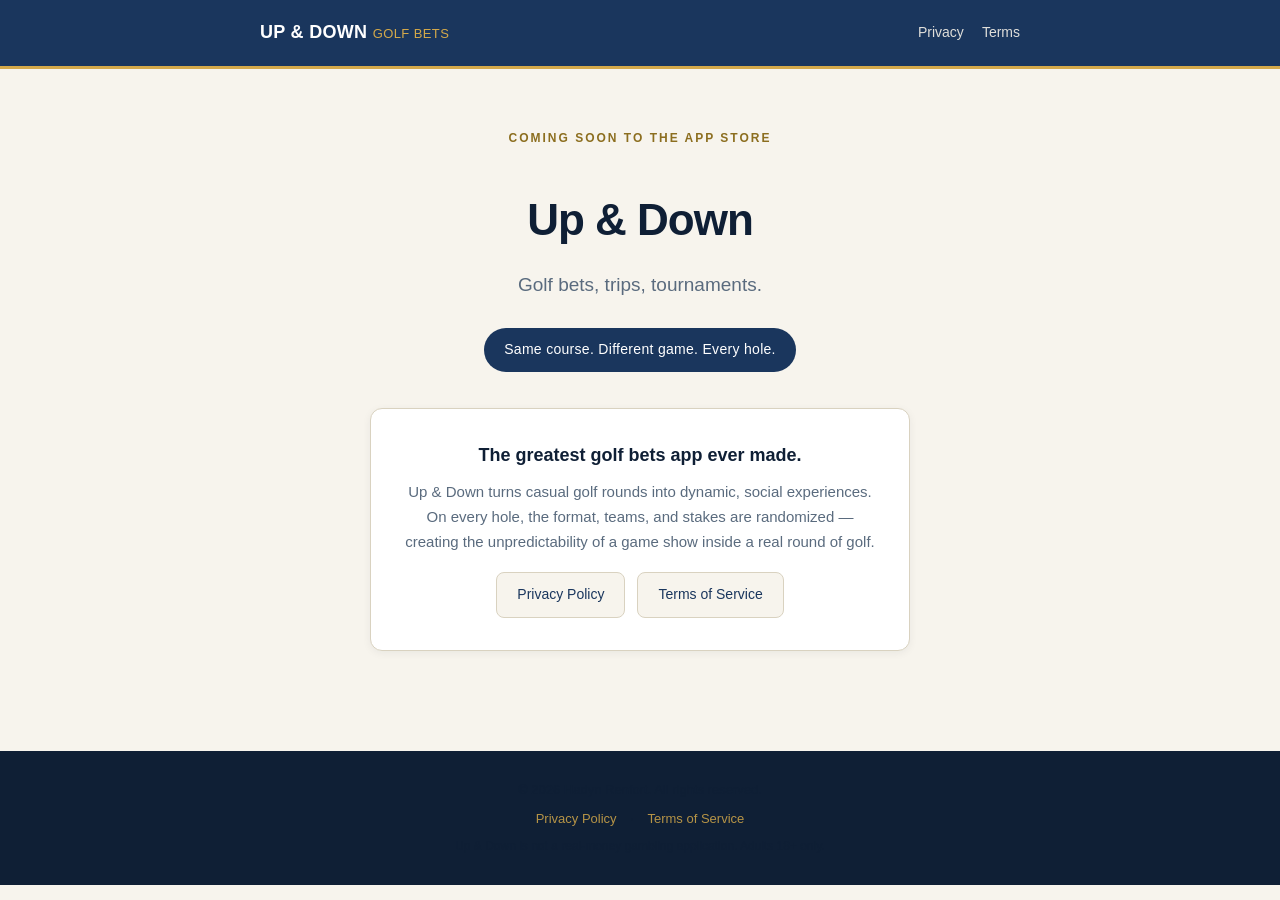
<file: index.html>
<!DOCTYPE html>
<html lang="en">
<head>
  <meta charset="UTF-8" />
  <meta name="viewport" content="width=device-width, initial-scale=1.0" />
  <meta name="description" content="Up & Down: Golf Bets — the golf scoring app where games, teams, and stakes are randomized every hole." />
  <meta name="theme-color" content="#1A365D" />
  <title>Up &amp; Down: Golf Bets</title>
  <link rel="stylesheet" href="/style.css" />
</head>
<body>

  <header class="site-header">
    <div class="site-header-inner">
      <a href="/" class="brand">UP &amp; DOWN <span class="brand-tag">Golf Bets</span></a>
      <nav class="site-nav">
        <a href="/privacy">Privacy</a>
        <a href="/terms">Terms</a>
      </nav>
    </div>
  </header>

  <section class="hero">
    <div class="hero-eyebrow">Coming soon to the App Store</div>
    <h1 class="hero-title">Up &amp; Down</h1>
    <p class="hero-subtitle">Golf bets, trips, tournaments.</p>
    <div class="hero-tagline">Same course. Different game. Every hole.</div>

    <div class="coming-soon-card">
      <h2>The greatest golf bets app ever made.</h2>
      <p>
        Up &amp; Down turns casual golf rounds into dynamic, social experiences.
        On every hole, the format, teams, and stakes are randomized — creating
        the unpredictability of a game show inside a real round of golf.
      </p>
      <div class="legal-links">
        <a href="/privacy">Privacy Policy</a>
        <a href="/terms">Terms of Service</a>
      </div>
    </div>
  </section>

  <footer class="site-footer">
    <div class="site-footer-inner">
      <p>&copy; 2026 Hadyn Renfort. All rights reserved.</p>
      <p>
        <a href="/privacy">Privacy Policy</a>
        &middot;
        <a href="/terms">Terms of Service</a>
      </p>
      <p>Up &amp; Down is not a real-money gambling application. Adults 18+ only.</p>
    </div>
  </footer>

</body>
</html>
</file>
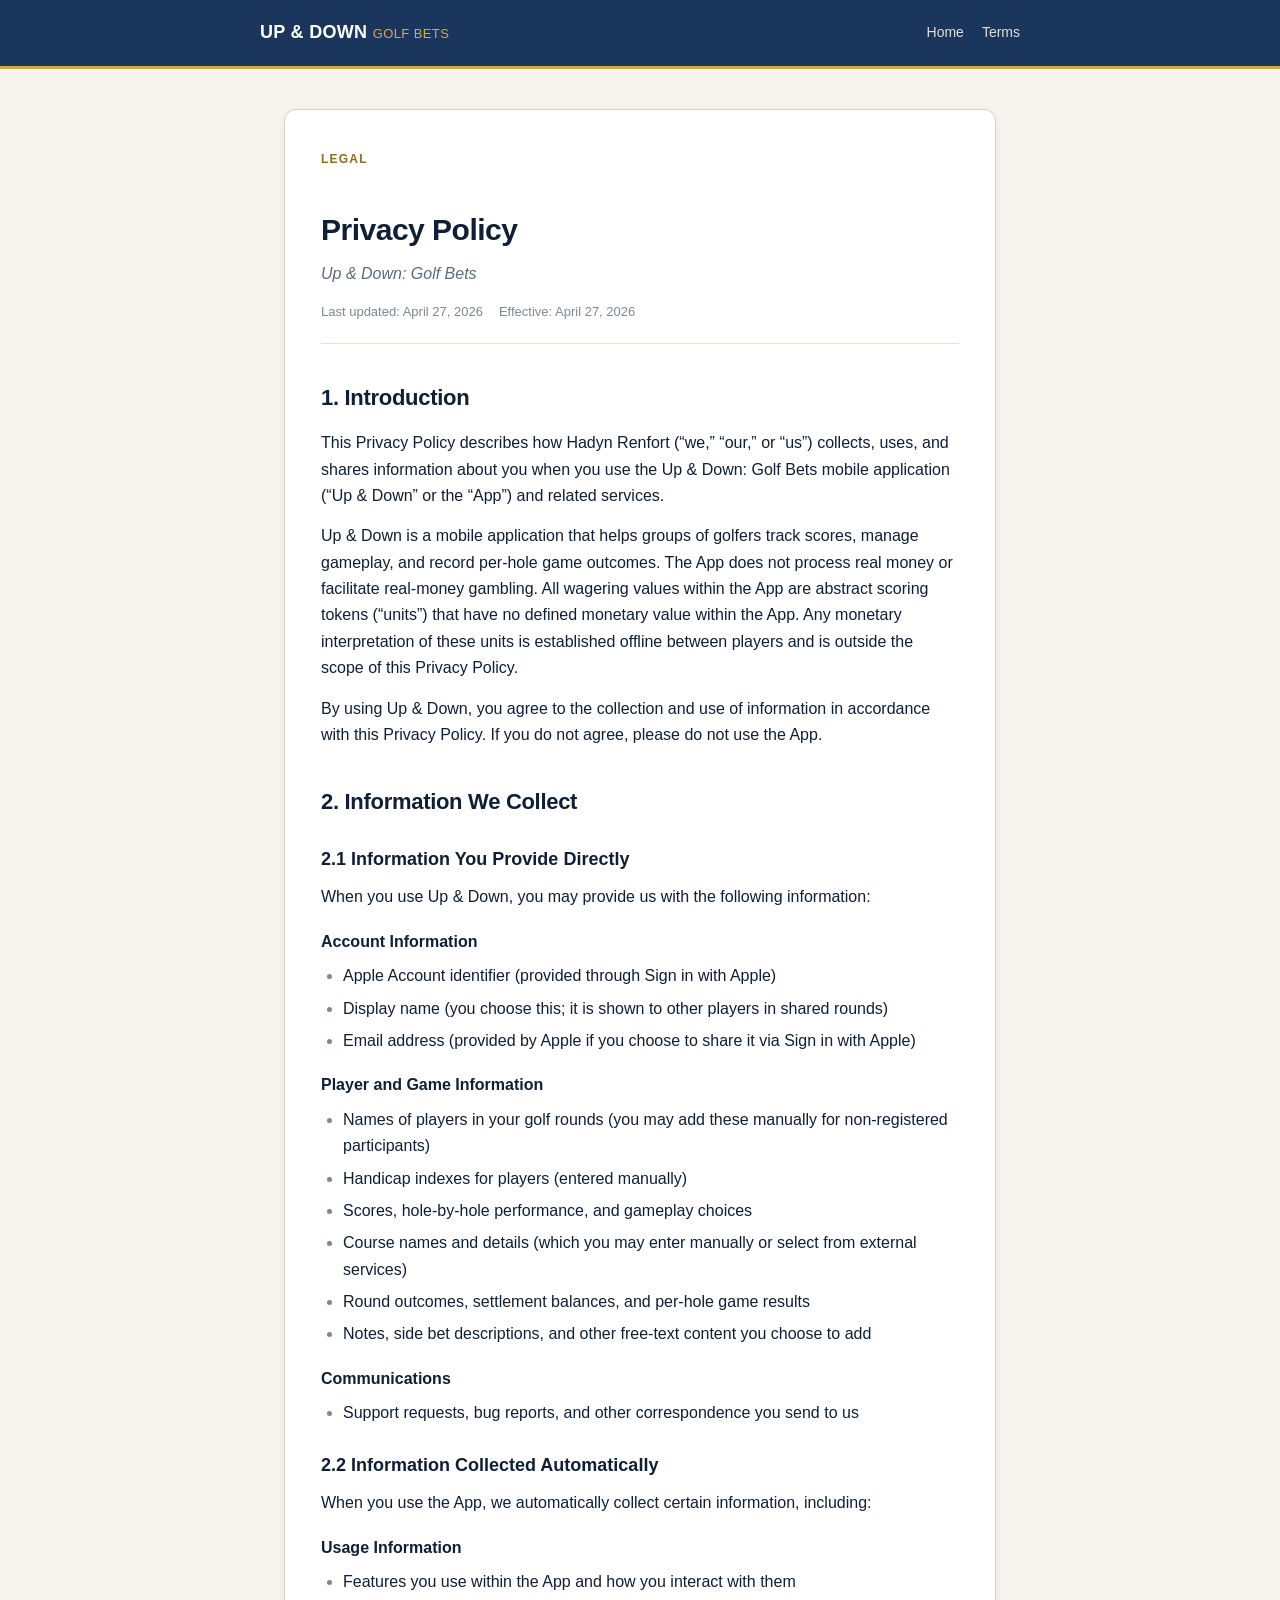
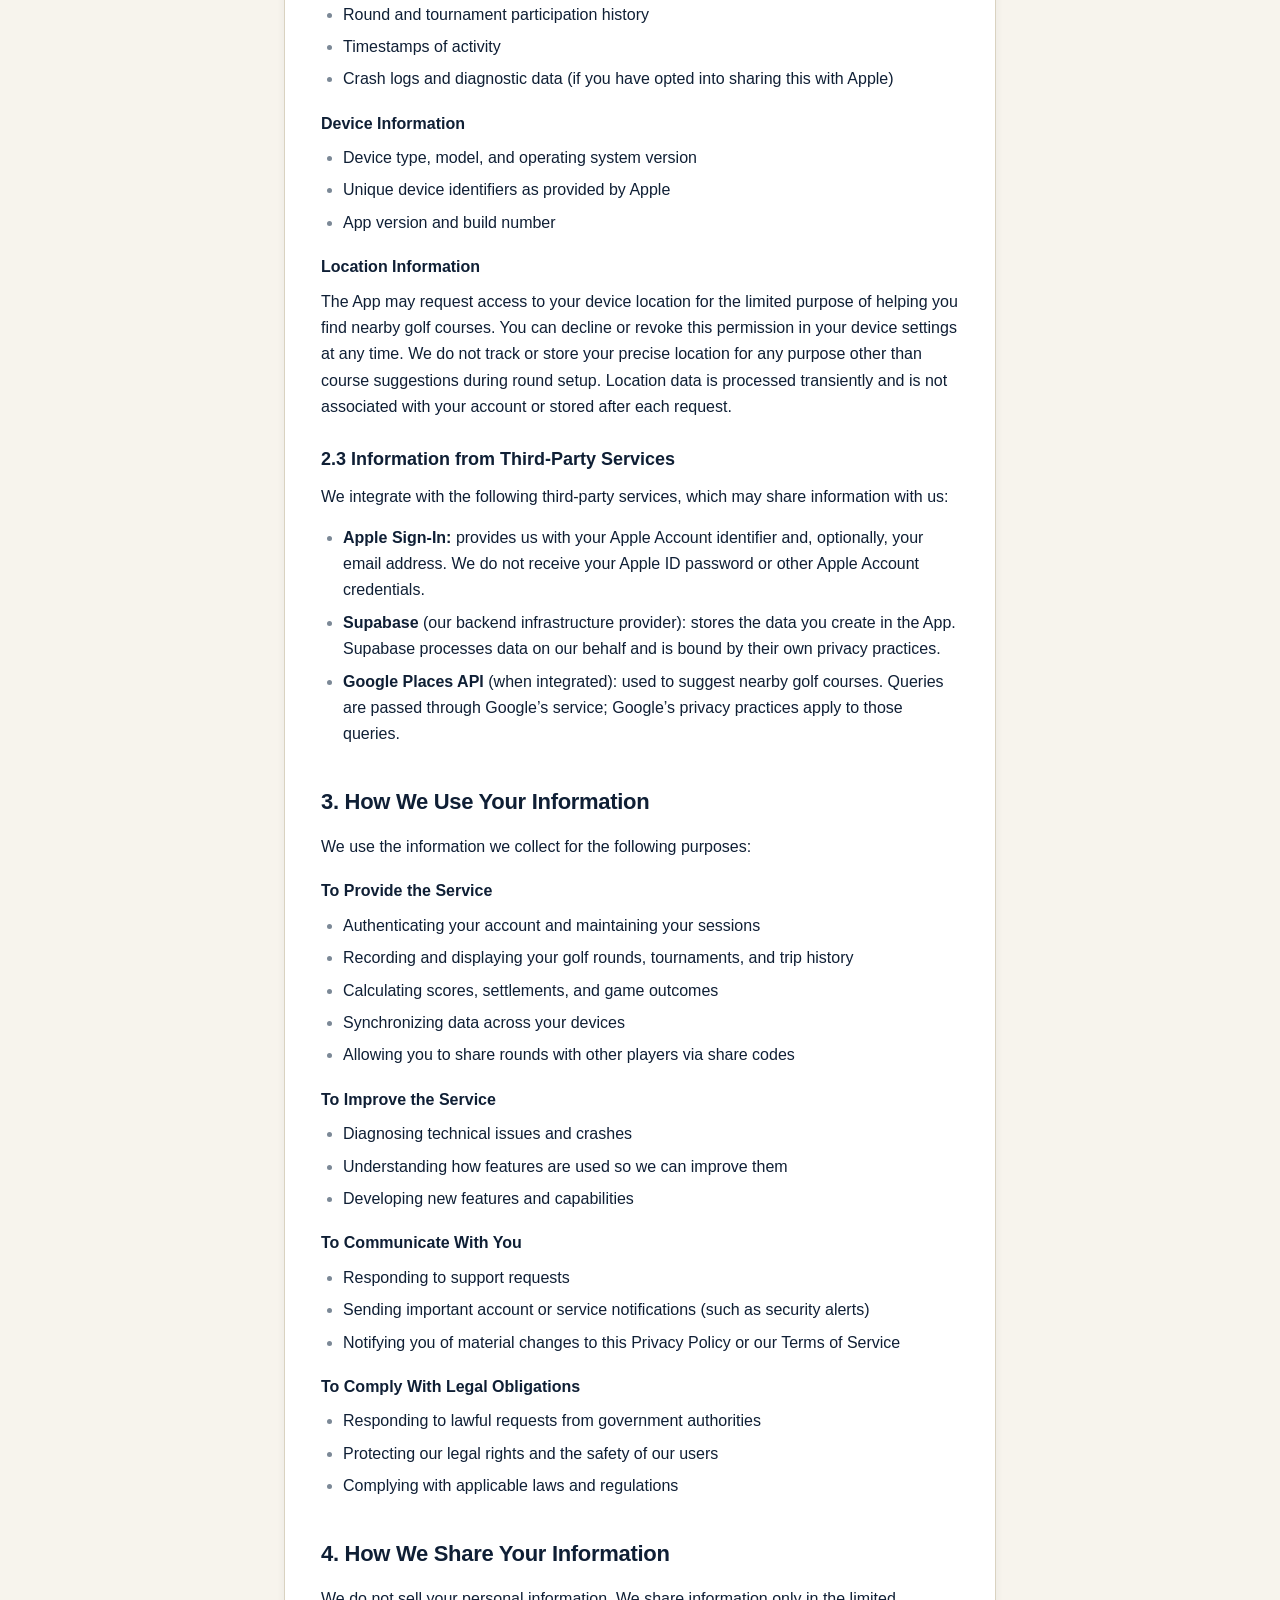
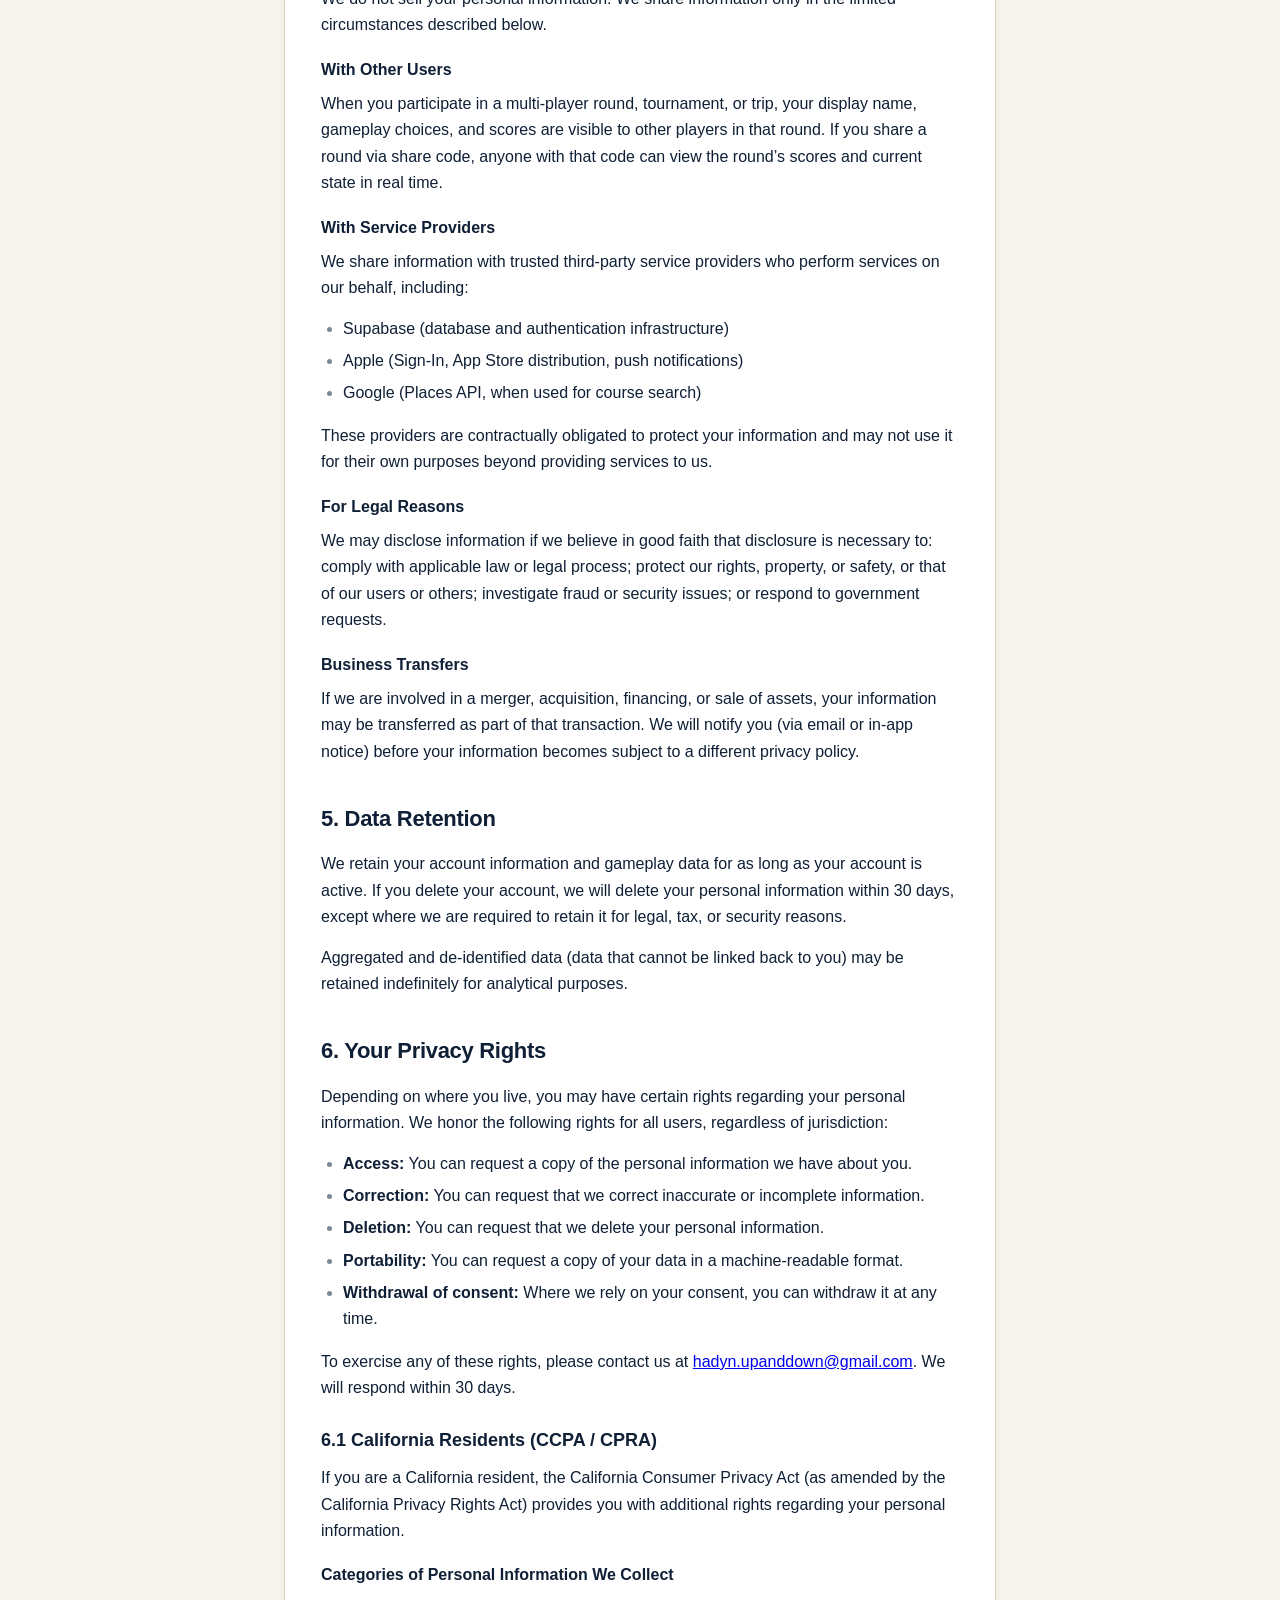
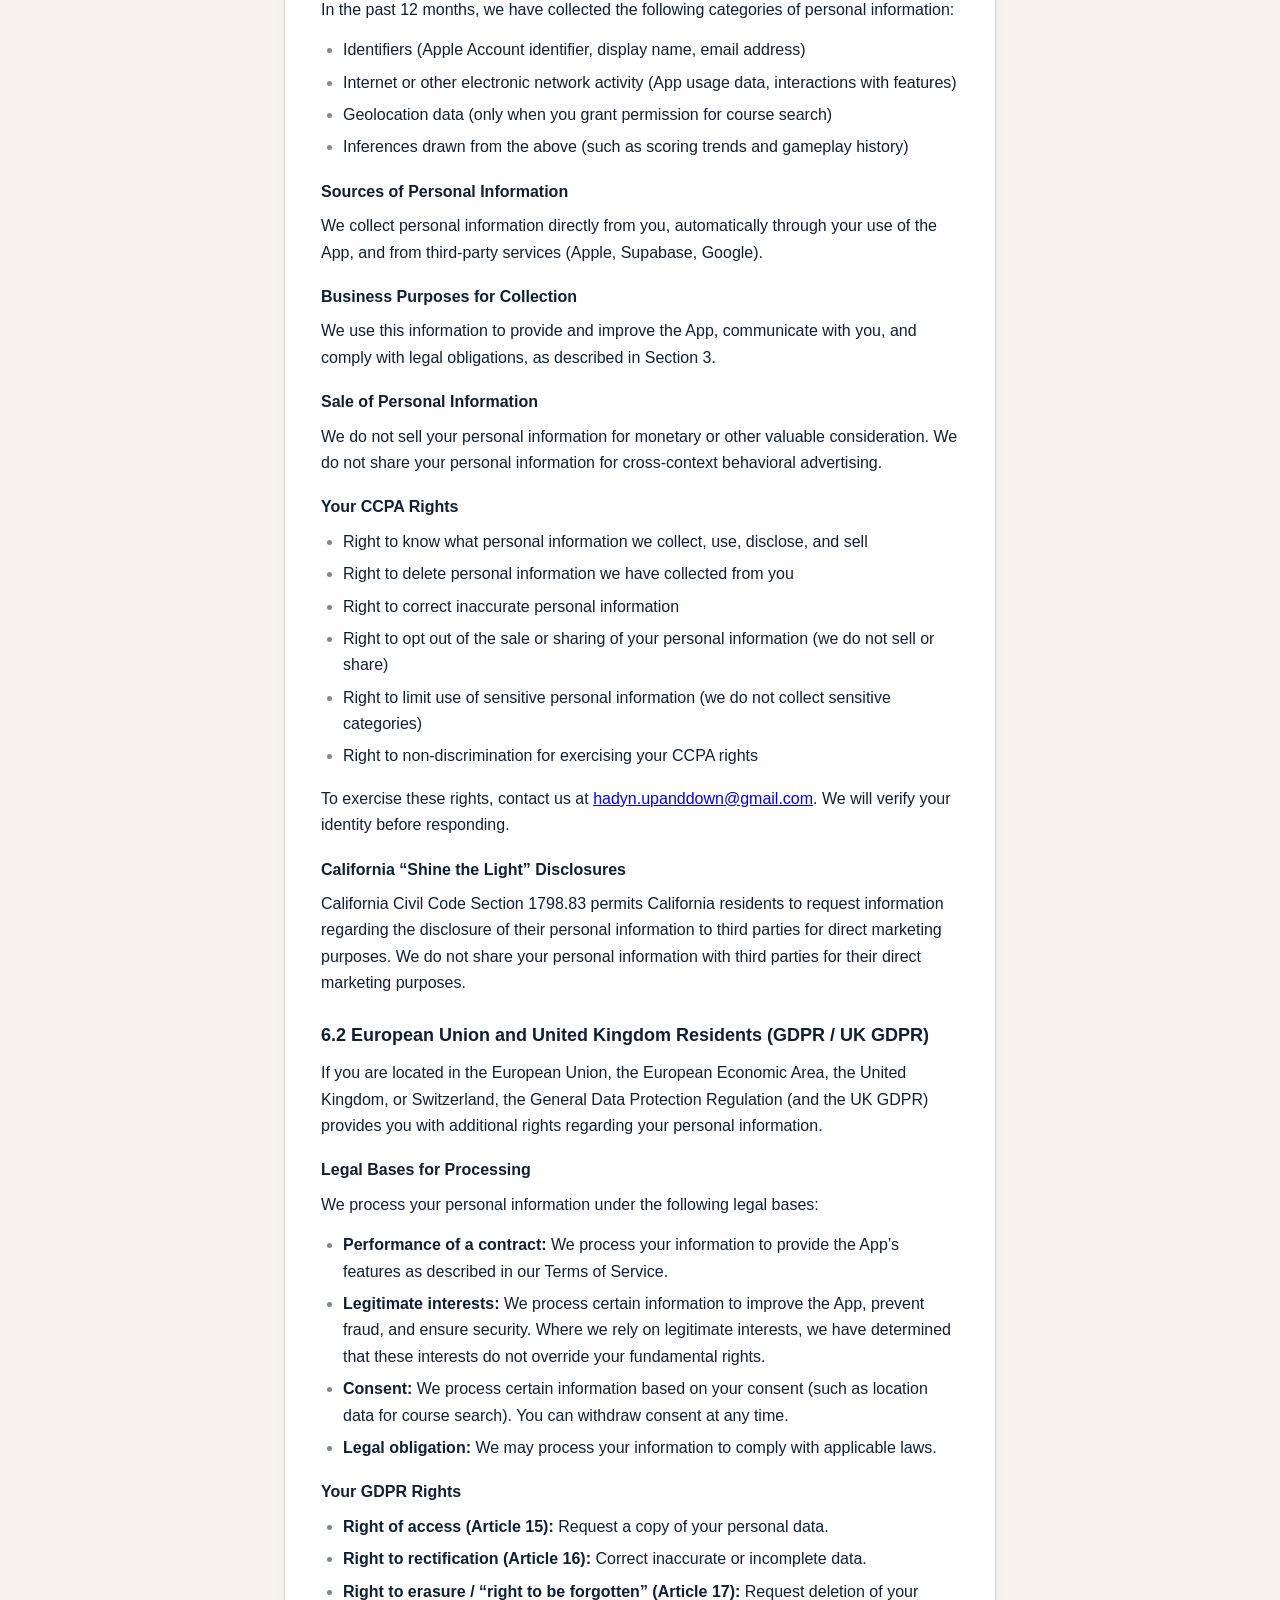
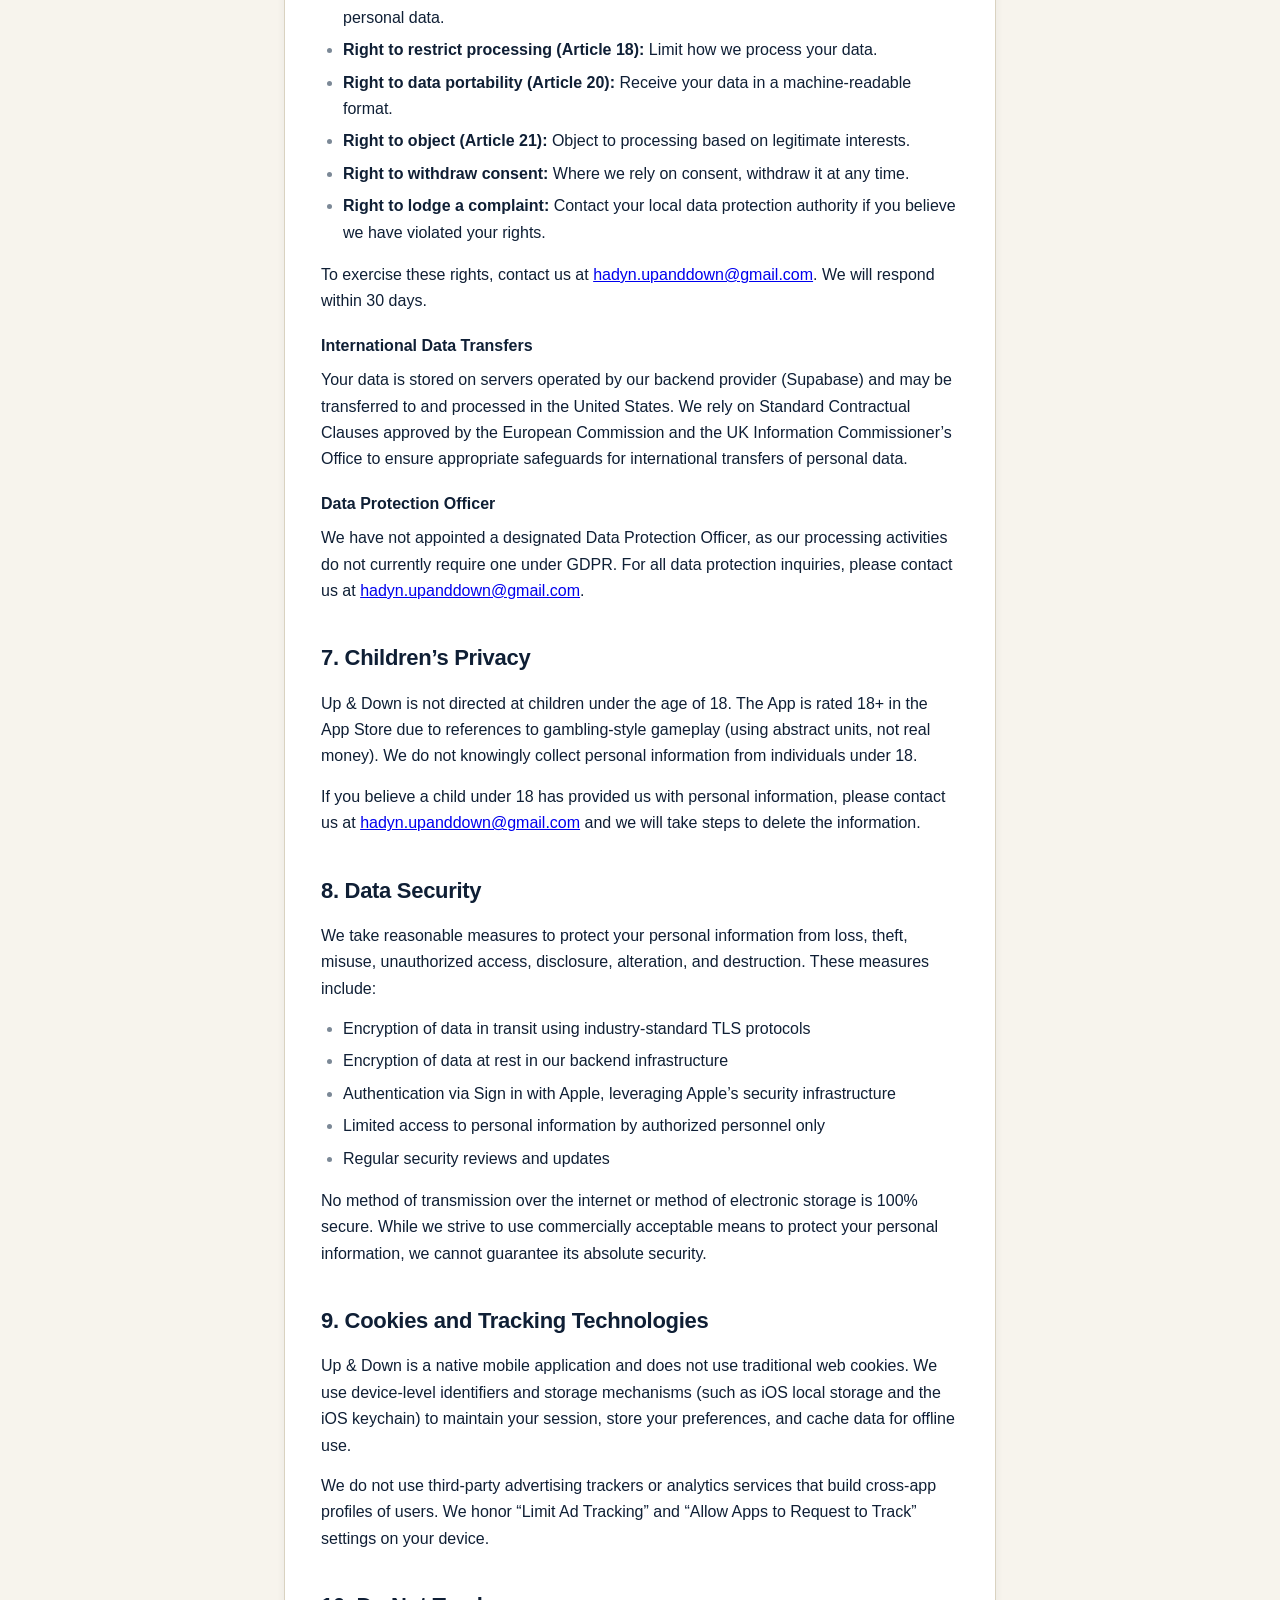
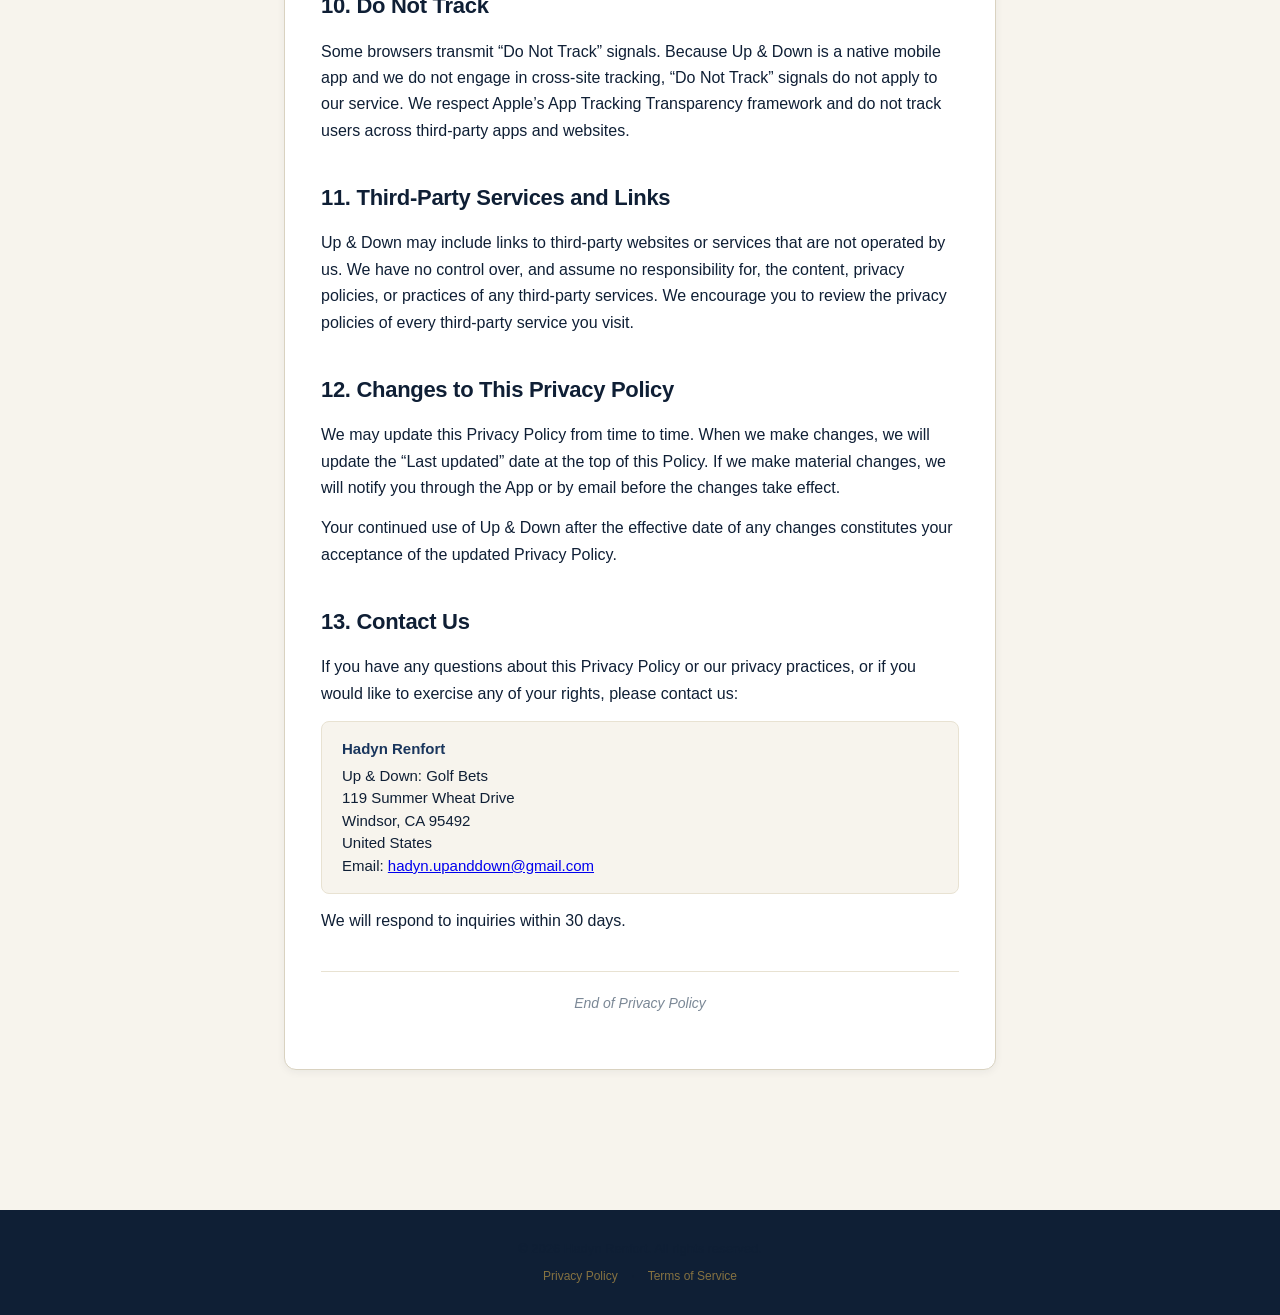
<file: privacy/index.html>
<!DOCTYPE html>
<html lang="en">
<head>
  <meta charset="UTF-8" />
  <meta name="viewport" content="width=device-width, initial-scale=1.0" />
  <meta name="description" content="Privacy Policy for Up & Down: Golf Bets — how we collect, use, and protect your personal information." />
  <meta name="theme-color" content="#1A365D" />
  <title>Privacy Policy &mdash; Up &amp; Down: Golf Bets</title>
  <link rel="stylesheet" href="/style.css" />
</head>
<body>

  <header class="site-header">
    <div class="site-header-inner">
      <a href="/" class="brand">UP &amp; DOWN <span class="brand-tag">Golf Bets</span></a>
      <nav class="site-nav">
        <a href="/">Home</a>
        <a href="/terms">Terms</a>
      </nav>
    </div>
  </header>

  <main>
    <article class="doc-card">

      <header class="doc-header">
        <div class="doc-eyebrow">Legal</div>
        <h1 class="doc-title">Privacy Policy</h1>
        <p class="doc-subtitle">Up &amp; Down: Golf Bets</p>
        <div class="doc-meta">
          <span>Last updated: April 27, 2026</span>
          <span>Effective: April 27, 2026</span>
        </div>
      </header>

      <h1>1. Introduction</h1>

      <p>
        This Privacy Policy describes how Hadyn Renfort (&ldquo;we,&rdquo;
        &ldquo;our,&rdquo; or &ldquo;us&rdquo;) collects, uses, and shares
        information about you when you use the Up &amp; Down: Golf Bets
        mobile application (&ldquo;Up &amp; Down&rdquo; or the &ldquo;App&rdquo;)
        and related services.
      </p>

      <p>
        Up &amp; Down is a mobile application that helps groups of golfers
        track scores, manage gameplay, and record per-hole game outcomes.
        The App does not process real money or facilitate real-money
        gambling. All wagering values within the App are abstract scoring
        tokens (&ldquo;units&rdquo;) that have no defined monetary value
        within the App. Any monetary interpretation of these units is
        established offline between players and is outside the scope of this
        Privacy Policy.
      </p>

      <p>
        By using Up &amp; Down, you agree to the collection and use of
        information in accordance with this Privacy Policy. If you do not
        agree, please do not use the App.
      </p>

      <h1>2. Information We Collect</h1>

      <h2>2.1 Information You Provide Directly</h2>

      <p>
        When you use Up &amp; Down, you may provide us with the following
        information:
      </p>

      <h3>Account Information</h3>
      <ul>
        <li>Apple Account identifier (provided through Sign in with Apple)</li>
        <li>Display name (you choose this; it is shown to other players in shared rounds)</li>
        <li>Email address (provided by Apple if you choose to share it via Sign in with Apple)</li>
      </ul>

      <h3>Player and Game Information</h3>
      <ul>
        <li>Names of players in your golf rounds (you may add these manually for non-registered participants)</li>
        <li>Handicap indexes for players (entered manually)</li>
        <li>Scores, hole-by-hole performance, and gameplay choices</li>
        <li>Course names and details (which you may enter manually or select from external services)</li>
        <li>Round outcomes, settlement balances, and per-hole game results</li>
        <li>Notes, side bet descriptions, and other free-text content you choose to add</li>
      </ul>

      <h3>Communications</h3>
      <ul>
        <li>Support requests, bug reports, and other correspondence you send to us</li>
      </ul>

      <h2>2.2 Information Collected Automatically</h2>

      <p>
        When you use the App, we automatically collect certain information,
        including:
      </p>

      <h3>Usage Information</h3>
      <ul>
        <li>Features you use within the App and how you interact with them</li>
        <li>Round and tournament participation history</li>
        <li>Timestamps of activity</li>
        <li>Crash logs and diagnostic data (if you have opted into sharing this with Apple)</li>
      </ul>

      <h3>Device Information</h3>
      <ul>
        <li>Device type, model, and operating system version</li>
        <li>Unique device identifiers as provided by Apple</li>
        <li>App version and build number</li>
      </ul>

      <h3>Location Information</h3>
      <p>
        The App may request access to your device location for the limited
        purpose of helping you find nearby golf courses. You can decline or
        revoke this permission in your device settings at any time. We do not
        track or store your precise location for any purpose other than
        course suggestions during round setup. Location data is processed
        transiently and is not associated with your account or stored after
        each request.
      </p>

      <h2>2.3 Information from Third-Party Services</h2>

      <p>
        We integrate with the following third-party services, which may share
        information with us:
      </p>

      <ul>
        <li><strong>Apple Sign-In:</strong> provides us with your Apple Account identifier and, optionally, your email address. We do not receive your Apple ID password or other Apple Account credentials.</li>
        <li><strong>Supabase</strong> (our backend infrastructure provider): stores the data you create in the App. Supabase processes data on our behalf and is bound by their own privacy practices.</li>
        <li><strong>Google Places API</strong> (when integrated): used to suggest nearby golf courses. Queries are passed through Google&rsquo;s service; Google&rsquo;s privacy practices apply to those queries.</li>
      </ul>

      <h1>3. How We Use Your Information</h1>

      <p>We use the information we collect for the following purposes:</p>

      <h3>To Provide the Service</h3>
      <ul>
        <li>Authenticating your account and maintaining your sessions</li>
        <li>Recording and displaying your golf rounds, tournaments, and trip history</li>
        <li>Calculating scores, settlements, and game outcomes</li>
        <li>Synchronizing data across your devices</li>
        <li>Allowing you to share rounds with other players via share codes</li>
      </ul>

      <h3>To Improve the Service</h3>
      <ul>
        <li>Diagnosing technical issues and crashes</li>
        <li>Understanding how features are used so we can improve them</li>
        <li>Developing new features and capabilities</li>
      </ul>

      <h3>To Communicate With You</h3>
      <ul>
        <li>Responding to support requests</li>
        <li>Sending important account or service notifications (such as security alerts)</li>
        <li>Notifying you of material changes to this Privacy Policy or our Terms of Service</li>
      </ul>

      <h3>To Comply With Legal Obligations</h3>
      <ul>
        <li>Responding to lawful requests from government authorities</li>
        <li>Protecting our legal rights and the safety of our users</li>
        <li>Complying with applicable laws and regulations</li>
      </ul>

      <h1>4. How We Share Your Information</h1>

      <p>
        We do not sell your personal information. We share information only
        in the limited circumstances described below.
      </p>

      <h3>With Other Users</h3>
      <p>
        When you participate in a multi-player round, tournament, or trip,
        your display name, gameplay choices, and scores are visible to other
        players in that round. If you share a round via share code, anyone
        with that code can view the round&rsquo;s scores and current state in
        real time.
      </p>

      <h3>With Service Providers</h3>
      <p>
        We share information with trusted third-party service providers who
        perform services on our behalf, including:
      </p>
      <ul>
        <li>Supabase (database and authentication infrastructure)</li>
        <li>Apple (Sign-In, App Store distribution, push notifications)</li>
        <li>Google (Places API, when used for course search)</li>
      </ul>
      <p>
        These providers are contractually obligated to protect your
        information and may not use it for their own purposes beyond
        providing services to us.
      </p>

      <h3>For Legal Reasons</h3>
      <p>
        We may disclose information if we believe in good faith that
        disclosure is necessary to: comply with applicable law or legal
        process; protect our rights, property, or safety, or that of our
        users or others; investigate fraud or security issues; or respond to
        government requests.
      </p>

      <h3>Business Transfers</h3>
      <p>
        If we are involved in a merger, acquisition, financing, or sale of
        assets, your information may be transferred as part of that
        transaction. We will notify you (via email or in-app notice) before
        your information becomes subject to a different privacy policy.
      </p>

      <h1>5. Data Retention</h1>

      <p>
        We retain your account information and gameplay data for as long as
        your account is active. If you delete your account, we will delete
        your personal information within 30 days, except where we are
        required to retain it for legal, tax, or security reasons.
      </p>

      <p>
        Aggregated and de-identified data (data that cannot be linked back to
        you) may be retained indefinitely for analytical purposes.
      </p>

      <h1>6. Your Privacy Rights</h1>

      <p>
        Depending on where you live, you may have certain rights regarding
        your personal information. We honor the following rights for all
        users, regardless of jurisdiction:
      </p>

      <ul>
        <li><strong>Access:</strong> You can request a copy of the personal information we have about you.</li>
        <li><strong>Correction:</strong> You can request that we correct inaccurate or incomplete information.</li>
        <li><strong>Deletion:</strong> You can request that we delete your personal information.</li>
        <li><strong>Portability:</strong> You can request a copy of your data in a machine-readable format.</li>
        <li><strong>Withdrawal of consent:</strong> Where we rely on your consent, you can withdraw it at any time.</li>
      </ul>

      <p>
        To exercise any of these rights, please contact us at
        <a href="mailto:hadyn.upanddown@gmail.com">hadyn.upanddown@gmail.com</a>.
        We will respond within 30 days.
      </p>

      <h2>6.1 California Residents (CCPA / CPRA)</h2>

      <p>
        If you are a California resident, the California Consumer Privacy
        Act (as amended by the California Privacy Rights Act) provides you
        with additional rights regarding your personal information.
      </p>

      <h3>Categories of Personal Information We Collect</h3>
      <p>
        In the past 12 months, we have collected the following categories of
        personal information:
      </p>
      <ul>
        <li>Identifiers (Apple Account identifier, display name, email address)</li>
        <li>Internet or other electronic network activity (App usage data, interactions with features)</li>
        <li>Geolocation data (only when you grant permission for course search)</li>
        <li>Inferences drawn from the above (such as scoring trends and gameplay history)</li>
      </ul>

      <h3>Sources of Personal Information</h3>
      <p>
        We collect personal information directly from you, automatically
        through your use of the App, and from third-party services (Apple,
        Supabase, Google).
      </p>

      <h3>Business Purposes for Collection</h3>
      <p>
        We use this information to provide and improve the App, communicate
        with you, and comply with legal obligations, as described in
        Section 3.
      </p>

      <h3>Sale of Personal Information</h3>
      <p>
        We do not sell your personal information for monetary or other
        valuable consideration. We do not share your personal information
        for cross-context behavioral advertising.
      </p>

      <h3>Your CCPA Rights</h3>
      <ul>
        <li>Right to know what personal information we collect, use, disclose, and sell</li>
        <li>Right to delete personal information we have collected from you</li>
        <li>Right to correct inaccurate personal information</li>
        <li>Right to opt out of the sale or sharing of your personal information (we do not sell or share)</li>
        <li>Right to limit use of sensitive personal information (we do not collect sensitive categories)</li>
        <li>Right to non-discrimination for exercising your CCPA rights</li>
      </ul>
      <p>
        To exercise these rights, contact us at
        <a href="mailto:hadyn.upanddown@gmail.com">hadyn.upanddown@gmail.com</a>.
        We will verify your identity before responding.
      </p>

      <h3>California &ldquo;Shine the Light&rdquo; Disclosures</h3>
      <p>
        California Civil Code Section 1798.83 permits California residents to
        request information regarding the disclosure of their personal
        information to third parties for direct marketing purposes. We do
        not share your personal information with third parties for their
        direct marketing purposes.
      </p>

      <h2>6.2 European Union and United Kingdom Residents (GDPR / UK GDPR)</h2>

      <p>
        If you are located in the European Union, the European Economic
        Area, the United Kingdom, or Switzerland, the General Data Protection
        Regulation (and the UK GDPR) provides you with additional rights
        regarding your personal information.
      </p>

      <h3>Legal Bases for Processing</h3>
      <p>We process your personal information under the following legal bases:</p>
      <ul>
        <li><strong>Performance of a contract:</strong> We process your information to provide the App&rsquo;s features as described in our Terms of Service.</li>
        <li><strong>Legitimate interests:</strong> We process certain information to improve the App, prevent fraud, and ensure security. Where we rely on legitimate interests, we have determined that these interests do not override your fundamental rights.</li>
        <li><strong>Consent:</strong> We process certain information based on your consent (such as location data for course search). You can withdraw consent at any time.</li>
        <li><strong>Legal obligation:</strong> We may process your information to comply with applicable laws.</li>
      </ul>

      <h3>Your GDPR Rights</h3>
      <ul>
        <li><strong>Right of access (Article 15):</strong> Request a copy of your personal data.</li>
        <li><strong>Right to rectification (Article 16):</strong> Correct inaccurate or incomplete data.</li>
        <li><strong>Right to erasure / &ldquo;right to be forgotten&rdquo; (Article 17):</strong> Request deletion of your personal data.</li>
        <li><strong>Right to restrict processing (Article 18):</strong> Limit how we process your data.</li>
        <li><strong>Right to data portability (Article 20):</strong> Receive your data in a machine-readable format.</li>
        <li><strong>Right to object (Article 21):</strong> Object to processing based on legitimate interests.</li>
        <li><strong>Right to withdraw consent:</strong> Where we rely on consent, withdraw it at any time.</li>
        <li><strong>Right to lodge a complaint:</strong> Contact your local data protection authority if you believe we have violated your rights.</li>
      </ul>
      <p>
        To exercise these rights, contact us at
        <a href="mailto:hadyn.upanddown@gmail.com">hadyn.upanddown@gmail.com</a>.
        We will respond within 30 days.
      </p>

      <h3>International Data Transfers</h3>
      <p>
        Your data is stored on servers operated by our backend provider
        (Supabase) and may be transferred to and processed in the United
        States. We rely on Standard Contractual Clauses approved by the
        European Commission and the UK Information Commissioner&rsquo;s
        Office to ensure appropriate safeguards for international transfers
        of personal data.
      </p>

      <h3>Data Protection Officer</h3>
      <p>
        We have not appointed a designated Data Protection Officer, as our
        processing activities do not currently require one under GDPR. For
        all data protection inquiries, please contact us at
        <a href="mailto:hadyn.upanddown@gmail.com">hadyn.upanddown@gmail.com</a>.
      </p>

      <h1>7. Children&rsquo;s Privacy</h1>

      <p>
        Up &amp; Down is not directed at children under the age of 18. The
        App is rated 18+ in the App Store due to references to
        gambling-style gameplay (using abstract units, not real money). We
        do not knowingly collect personal information from individuals
        under 18.
      </p>

      <p>
        If you believe a child under 18 has provided us with personal
        information, please contact us at
        <a href="mailto:hadyn.upanddown@gmail.com">hadyn.upanddown@gmail.com</a>
        and we will take steps to delete the information.
      </p>

      <h1>8. Data Security</h1>

      <p>
        We take reasonable measures to protect your personal information from
        loss, theft, misuse, unauthorized access, disclosure, alteration, and
        destruction. These measures include:
      </p>

      <ul>
        <li>Encryption of data in transit using industry-standard TLS protocols</li>
        <li>Encryption of data at rest in our backend infrastructure</li>
        <li>Authentication via Sign in with Apple, leveraging Apple&rsquo;s security infrastructure</li>
        <li>Limited access to personal information by authorized personnel only</li>
        <li>Regular security reviews and updates</li>
      </ul>

      <p>
        No method of transmission over the internet or method of electronic
        storage is 100% secure. While we strive to use commercially
        acceptable means to protect your personal information, we cannot
        guarantee its absolute security.
      </p>

      <h1>9. Cookies and Tracking Technologies</h1>

      <p>
        Up &amp; Down is a native mobile application and does not use
        traditional web cookies. We use device-level identifiers and storage
        mechanisms (such as iOS local storage and the iOS keychain) to
        maintain your session, store your preferences, and cache data for
        offline use.
      </p>

      <p>
        We do not use third-party advertising trackers or analytics services
        that build cross-app profiles of users. We honor &ldquo;Limit Ad
        Tracking&rdquo; and &ldquo;Allow Apps to Request to Track&rdquo;
        settings on your device.
      </p>

      <h1>10. Do Not Track</h1>

      <p>
        Some browsers transmit &ldquo;Do Not Track&rdquo; signals. Because Up
        &amp; Down is a native mobile app and we do not engage in cross-site
        tracking, &ldquo;Do Not Track&rdquo; signals do not apply to our
        service. We respect Apple&rsquo;s App Tracking Transparency framework
        and do not track users across third-party apps and websites.
      </p>

      <h1>11. Third-Party Services and Links</h1>

      <p>
        Up &amp; Down may include links to third-party websites or services
        that are not operated by us. We have no control over, and assume no
        responsibility for, the content, privacy policies, or practices of
        any third-party services. We encourage you to review the privacy
        policies of every third-party service you visit.
      </p>

      <h1>12. Changes to This Privacy Policy</h1>

      <p>
        We may update this Privacy Policy from time to time. When we make
        changes, we will update the &ldquo;Last updated&rdquo; date at the
        top of this Policy. If we make material changes, we will notify you
        through the App or by email before the changes take effect.
      </p>

      <p>
        Your continued use of Up &amp; Down after the effective date of any
        changes constitutes your acceptance of the updated Privacy Policy.
      </p>

      <h1>13. Contact Us</h1>

      <p>
        If you have any questions about this Privacy Policy or our privacy
        practices, or if you would like to exercise any of your rights,
        please contact us:
      </p>

      <div class="address">
        <strong>Hadyn Renfort</strong>
        Up &amp; Down: Golf Bets<br />
        119 Summer Wheat Drive<br />
        Windsor, CA 95492<br />
        United States<br />
        Email: <a href="mailto:hadyn.upanddown@gmail.com">hadyn.upanddown@gmail.com</a>
      </div>

      <p>We will respond to inquiries within 30 days.</p>

      <p class="doc-footer">End of Privacy Policy</p>

    </article>
  </main>

  <footer class="site-footer">
    <div class="site-footer-inner">
      <p>&copy; 2026 Hadyn Renfort. All rights reserved.</p>
      <p>
        <a href="/privacy">Privacy Policy</a>
        &middot;
        <a href="/terms">Terms of Service</a>
      </p>
    </div>
  </footer>

</body>
</html>
</file>
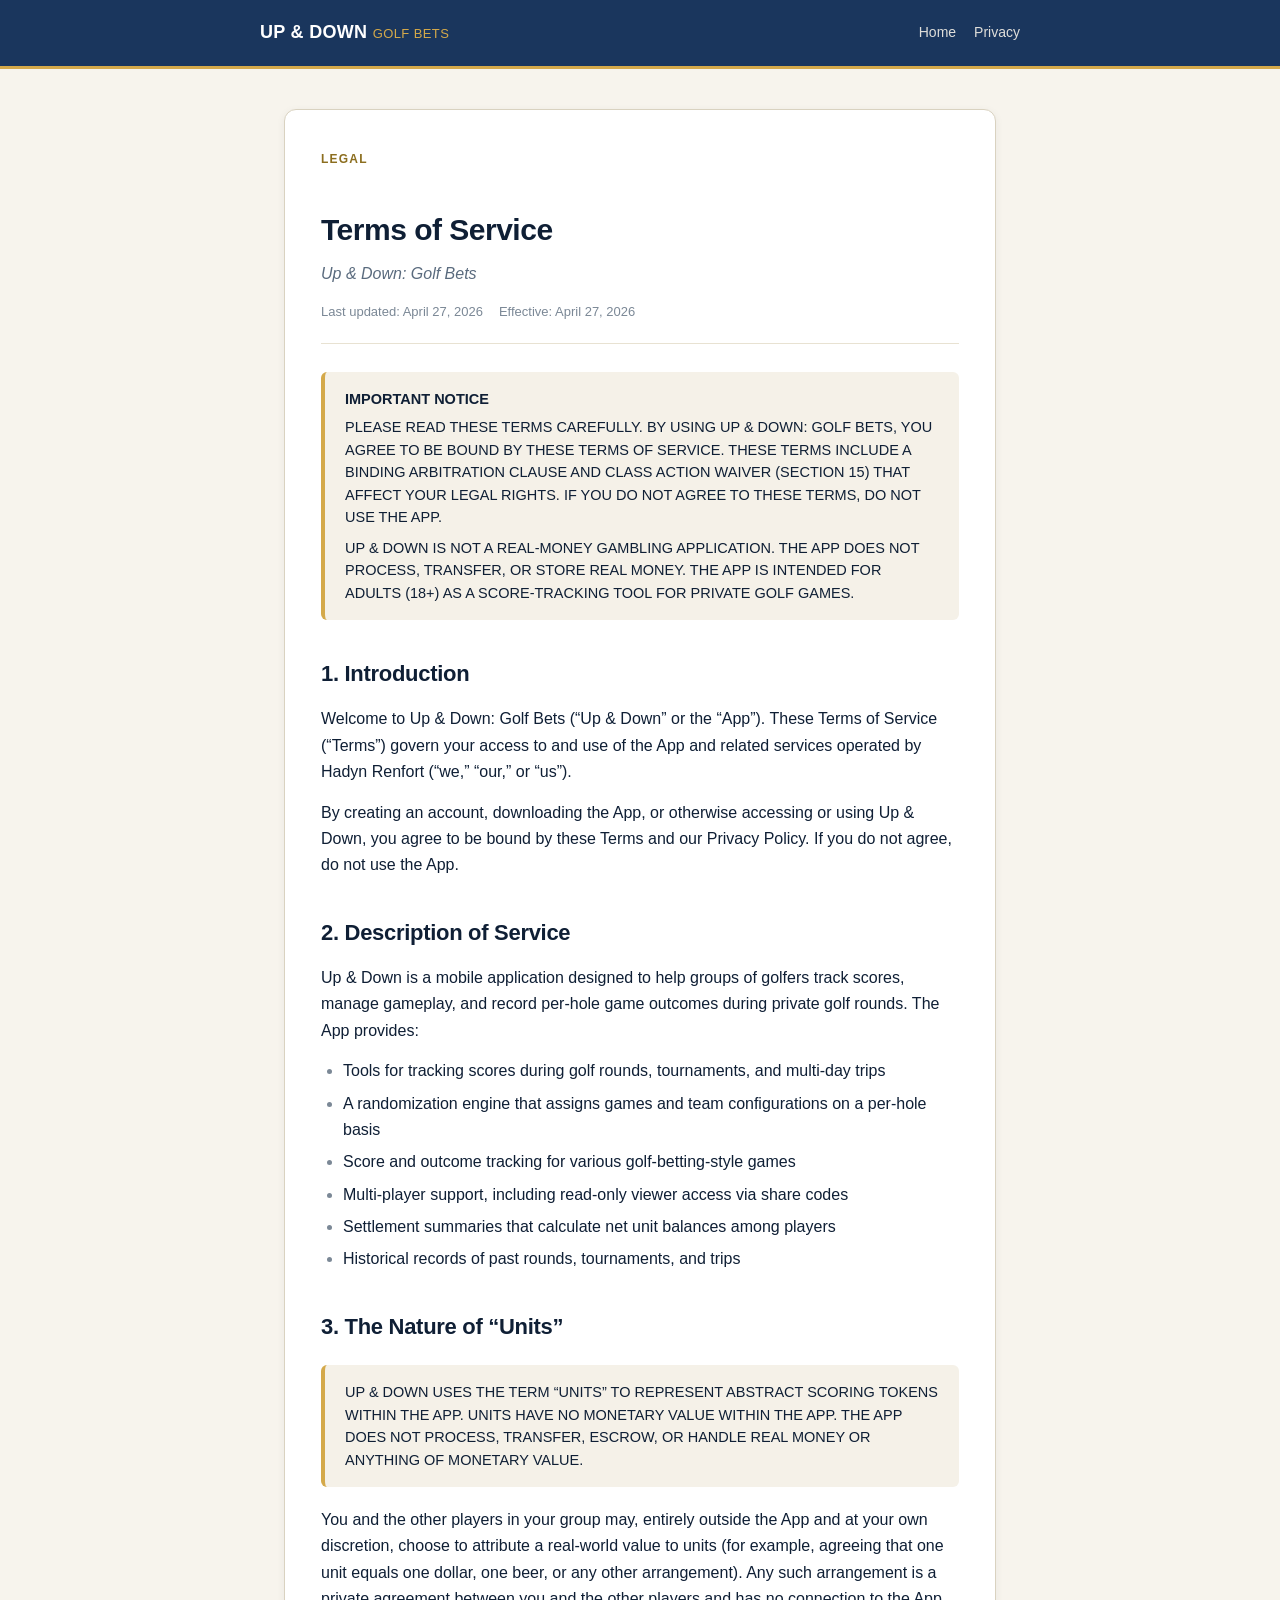
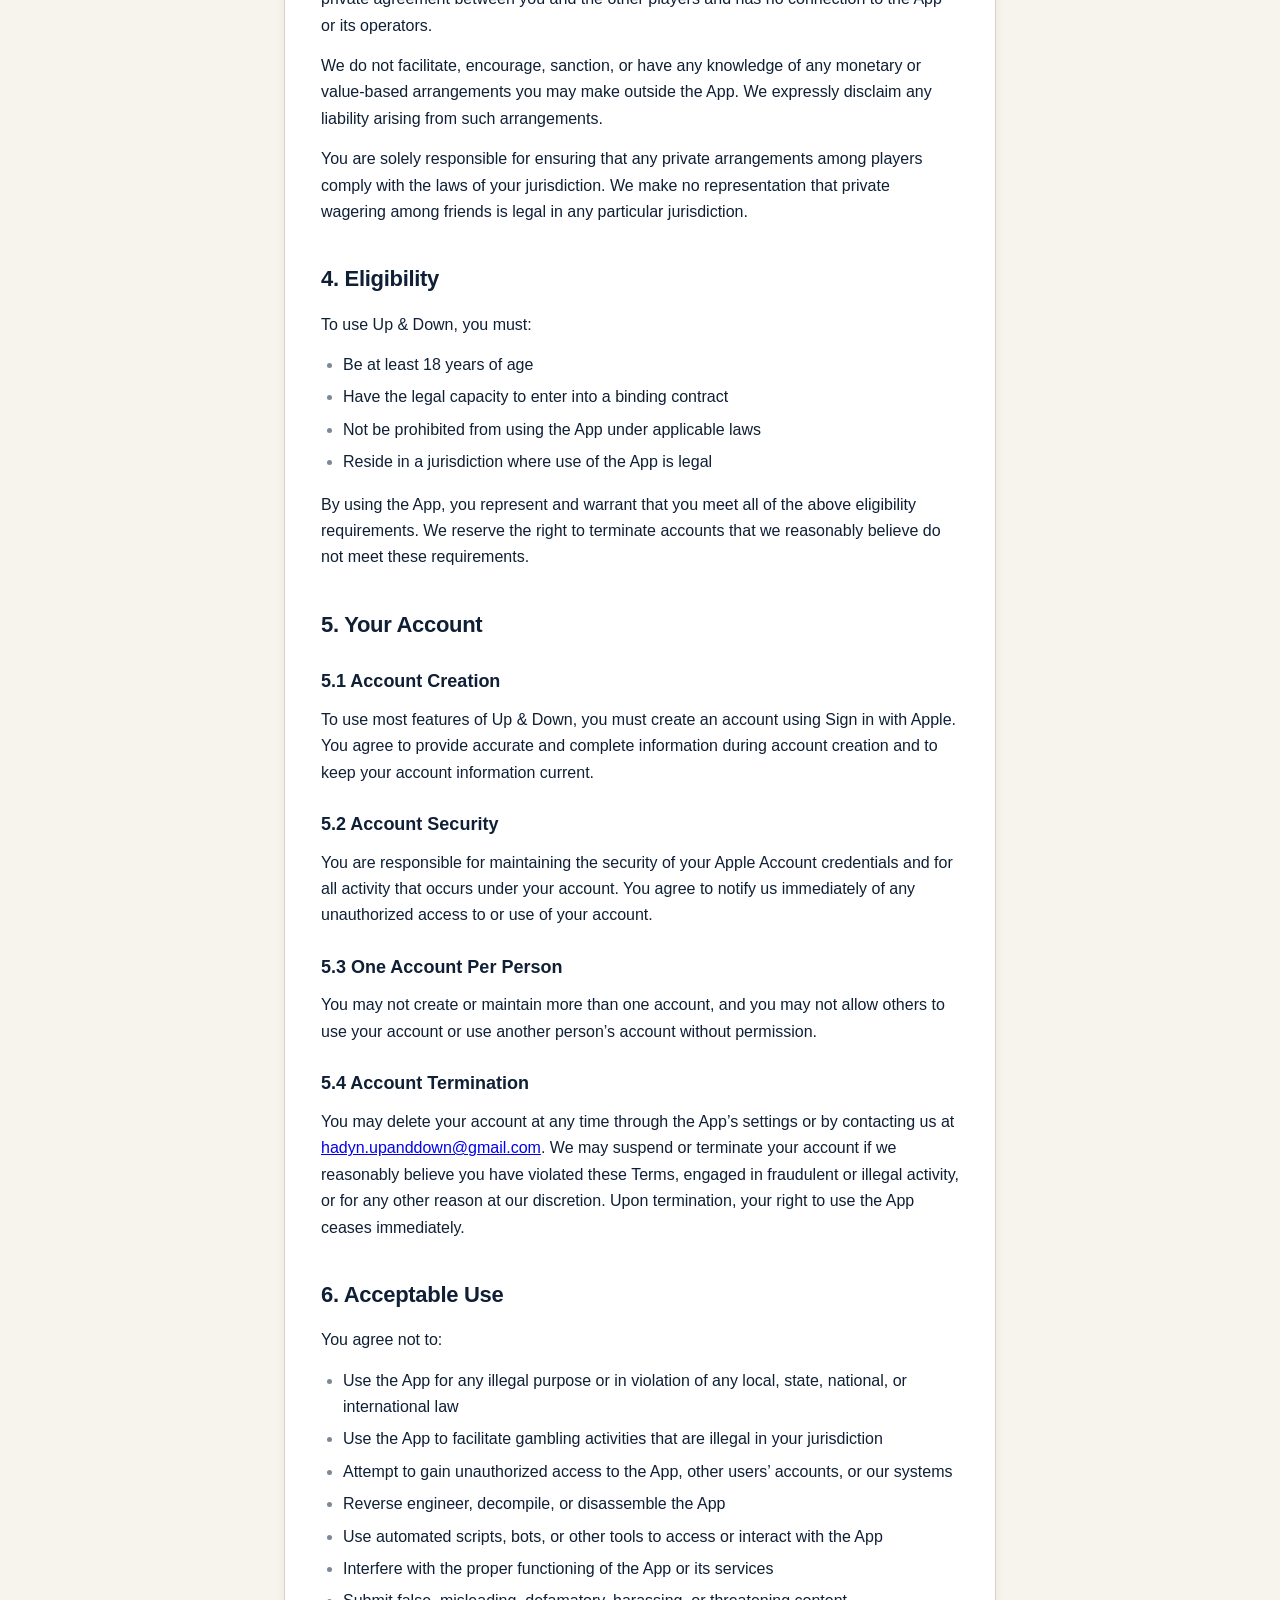
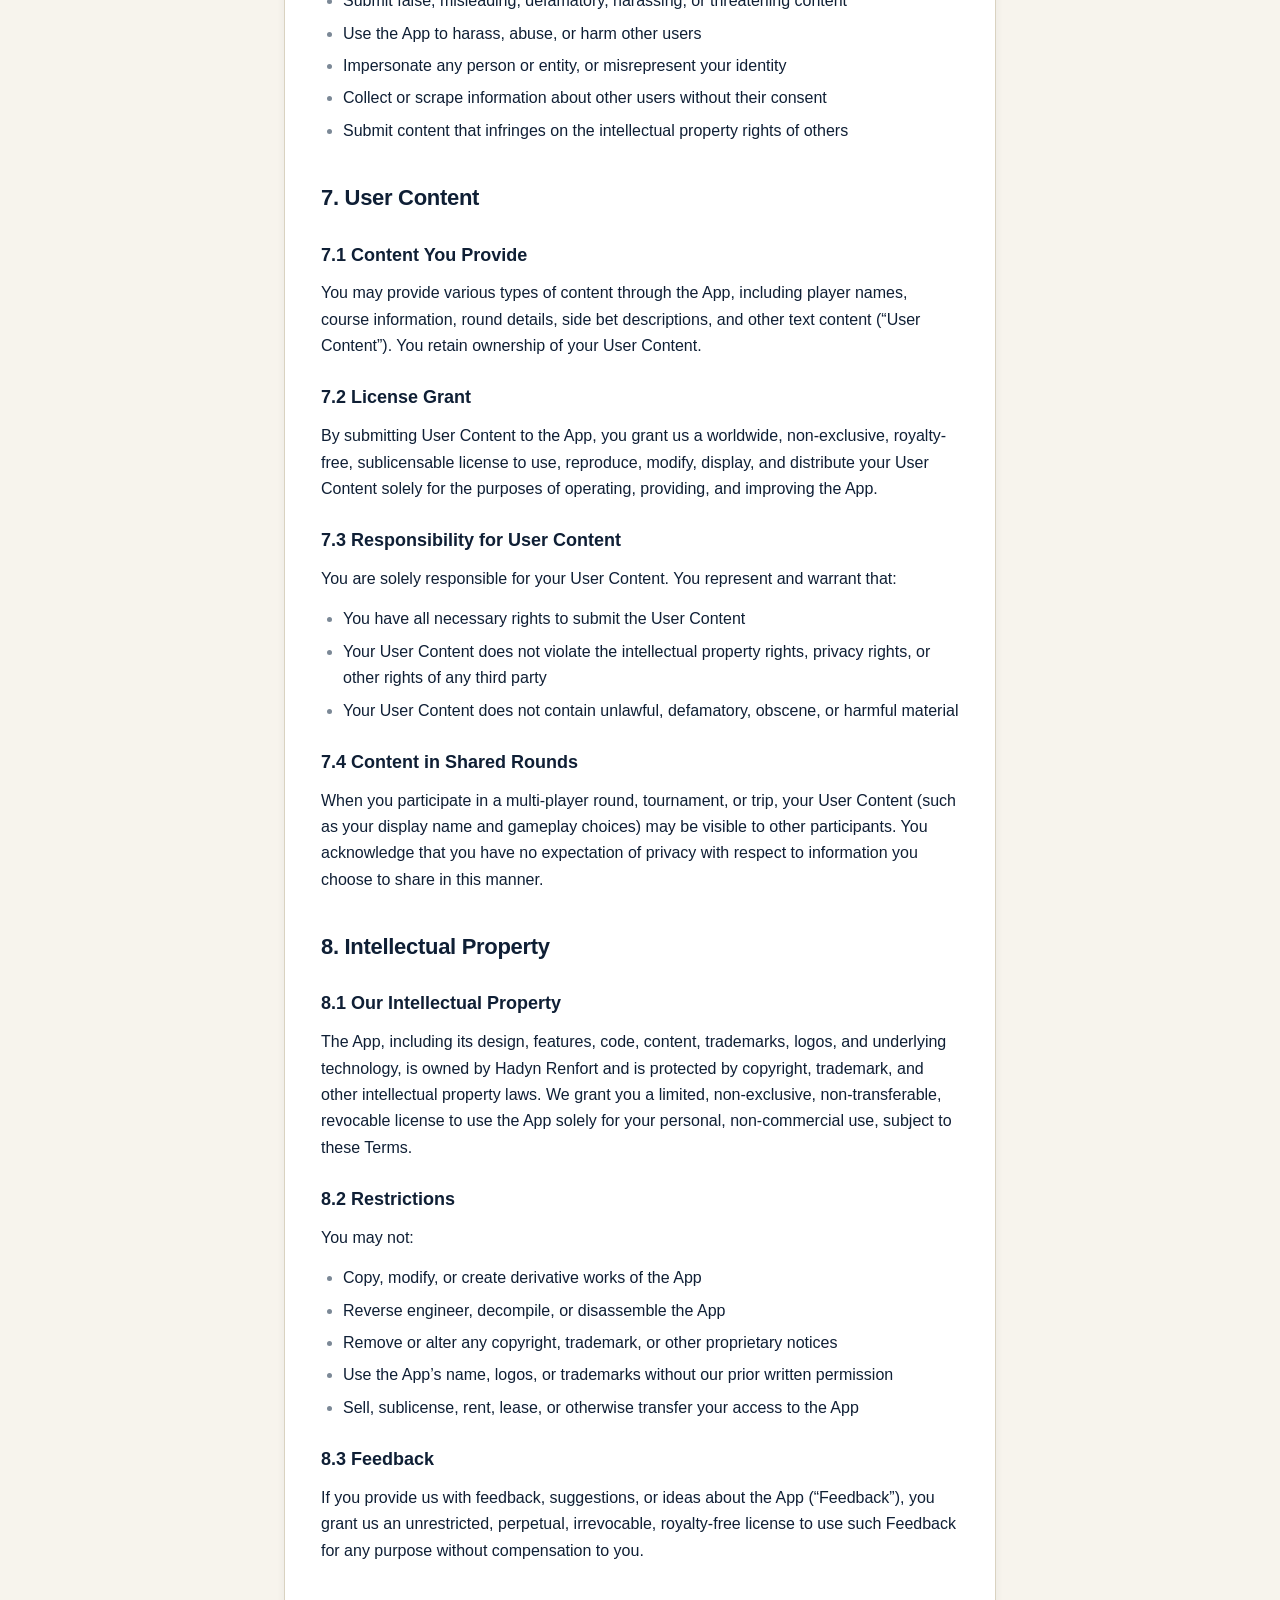
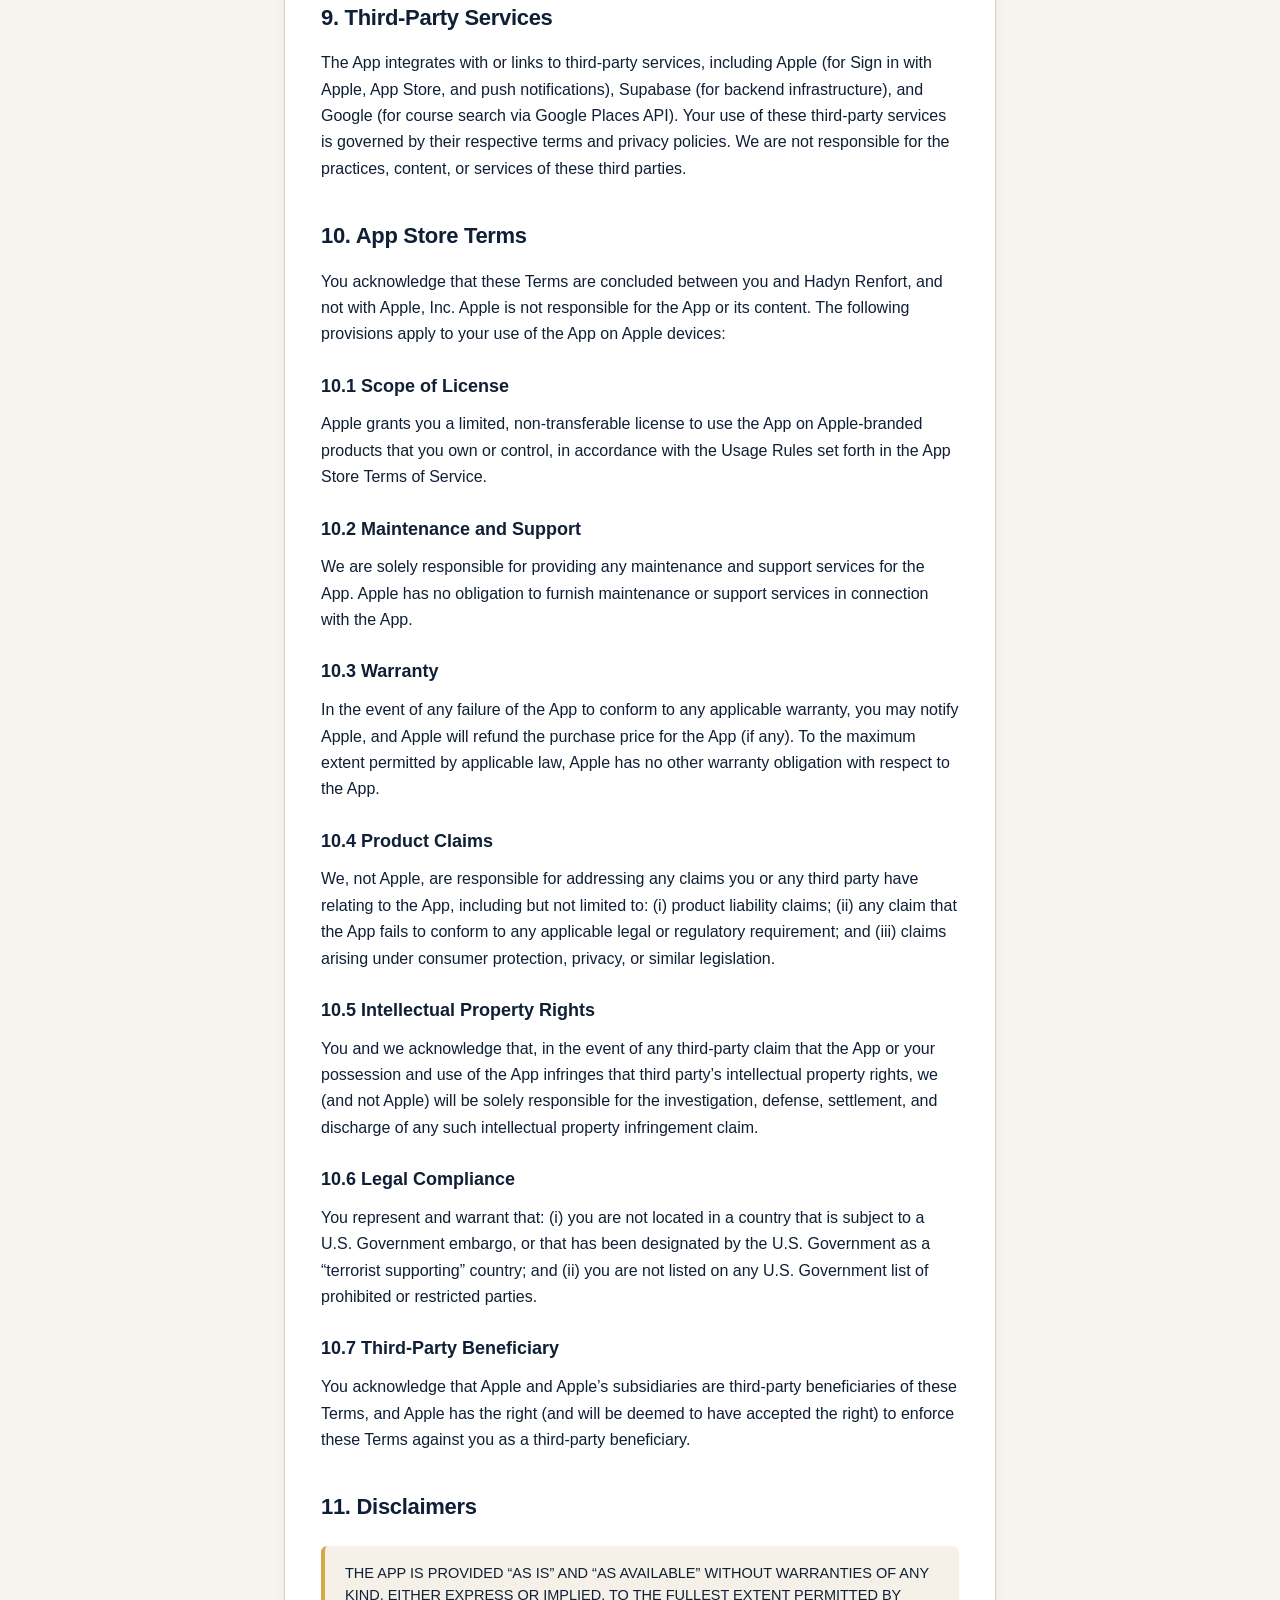
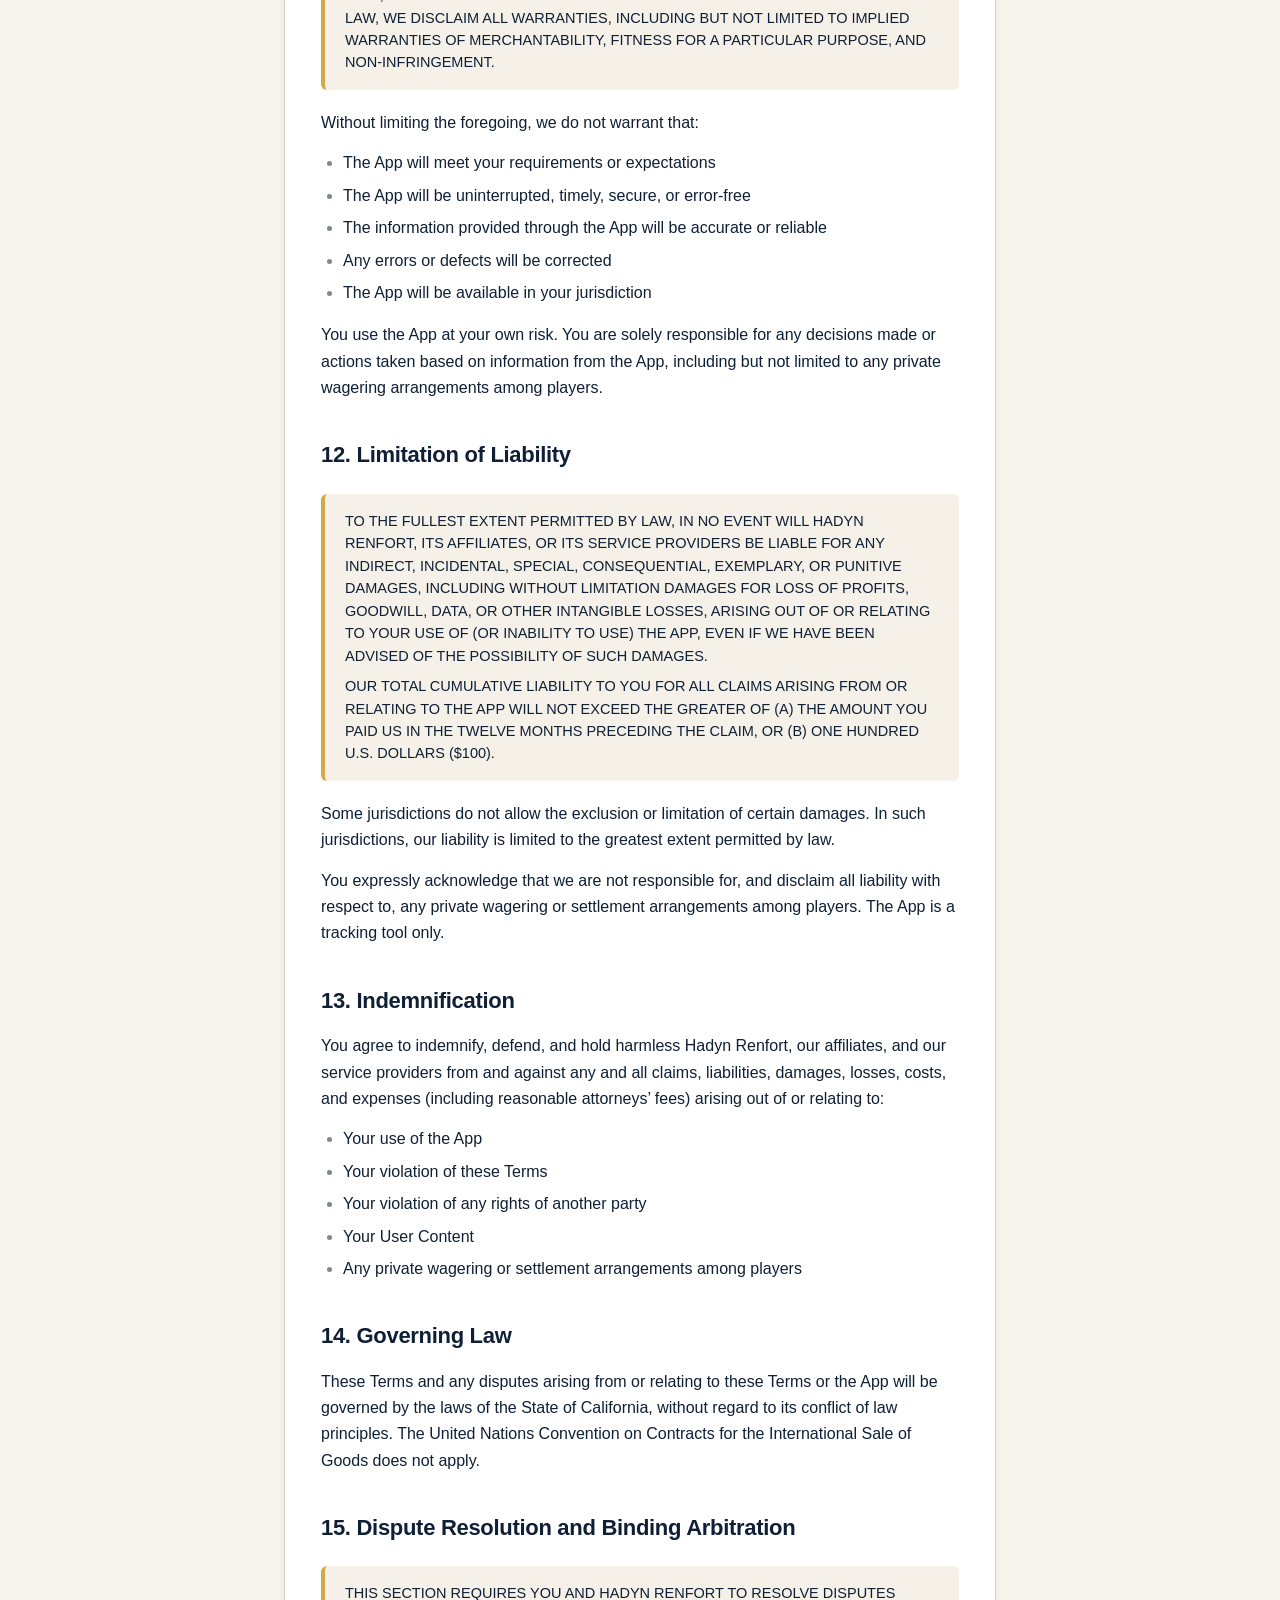
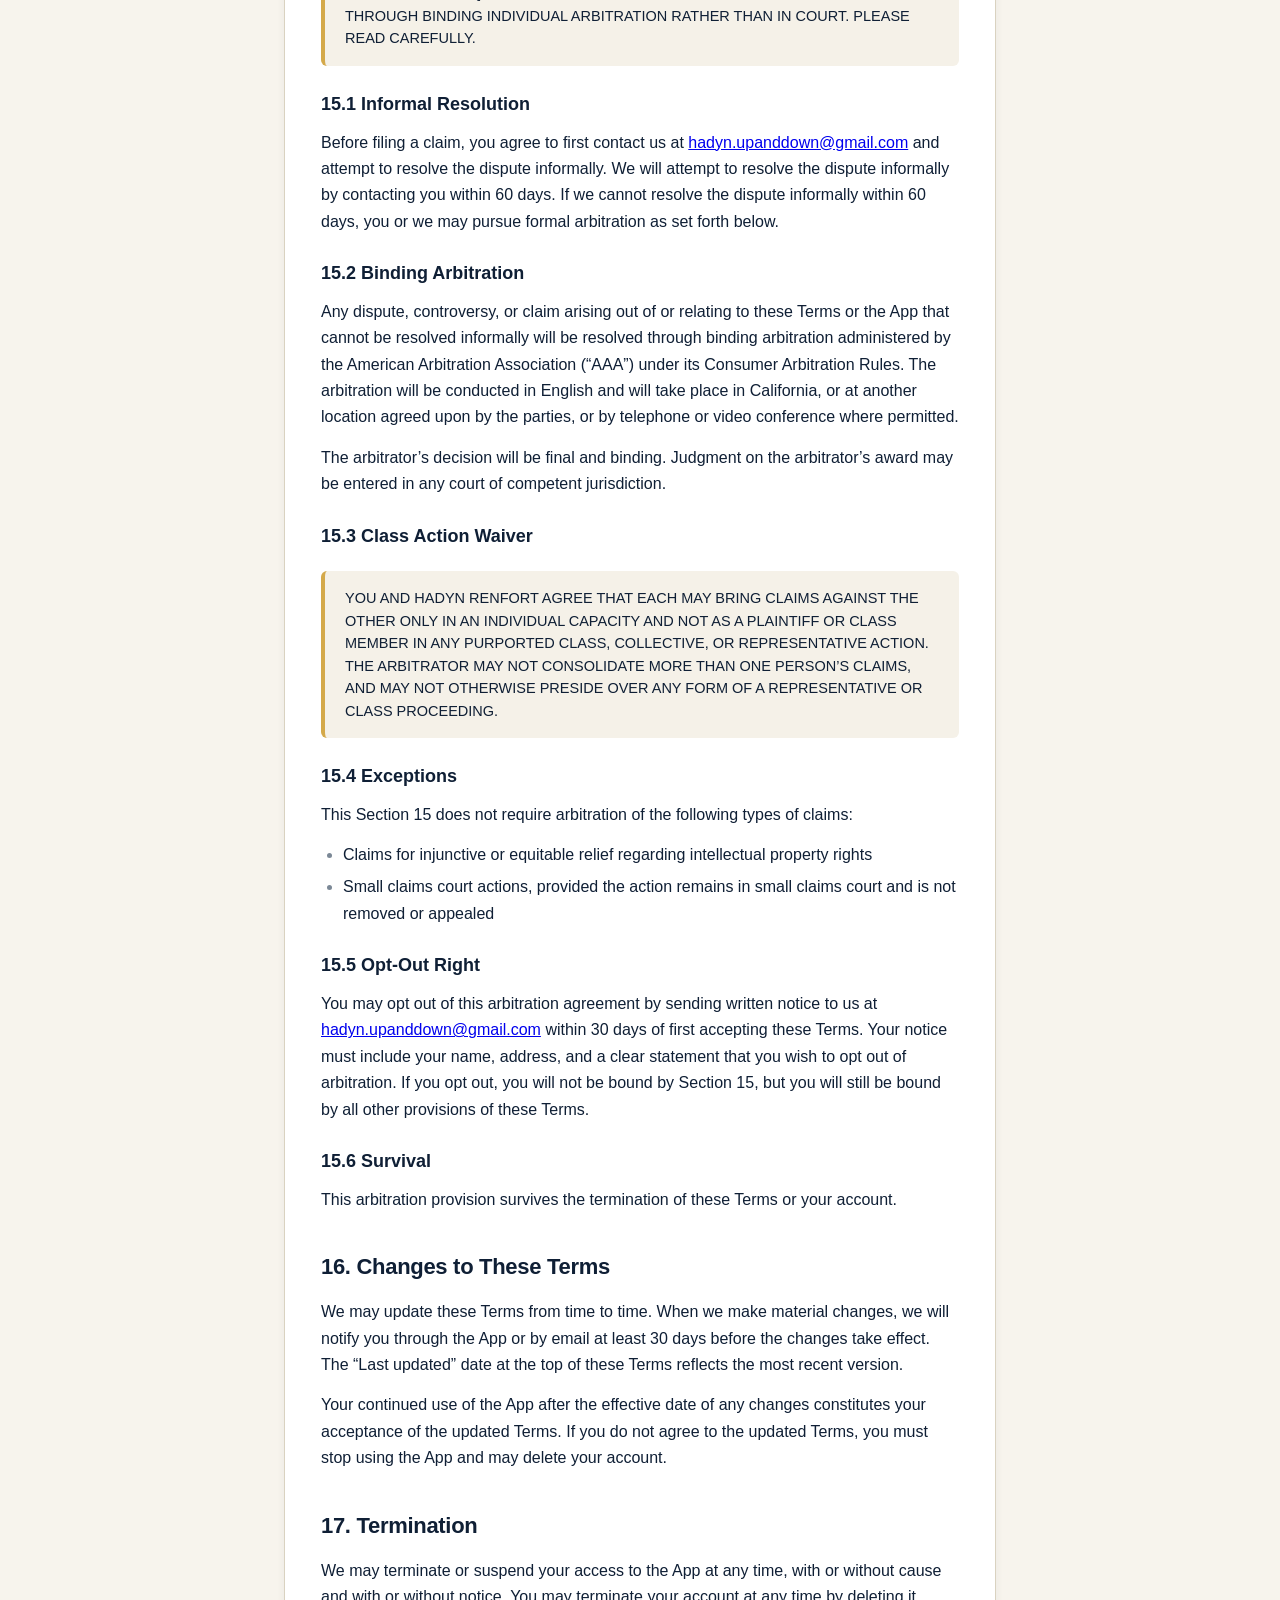
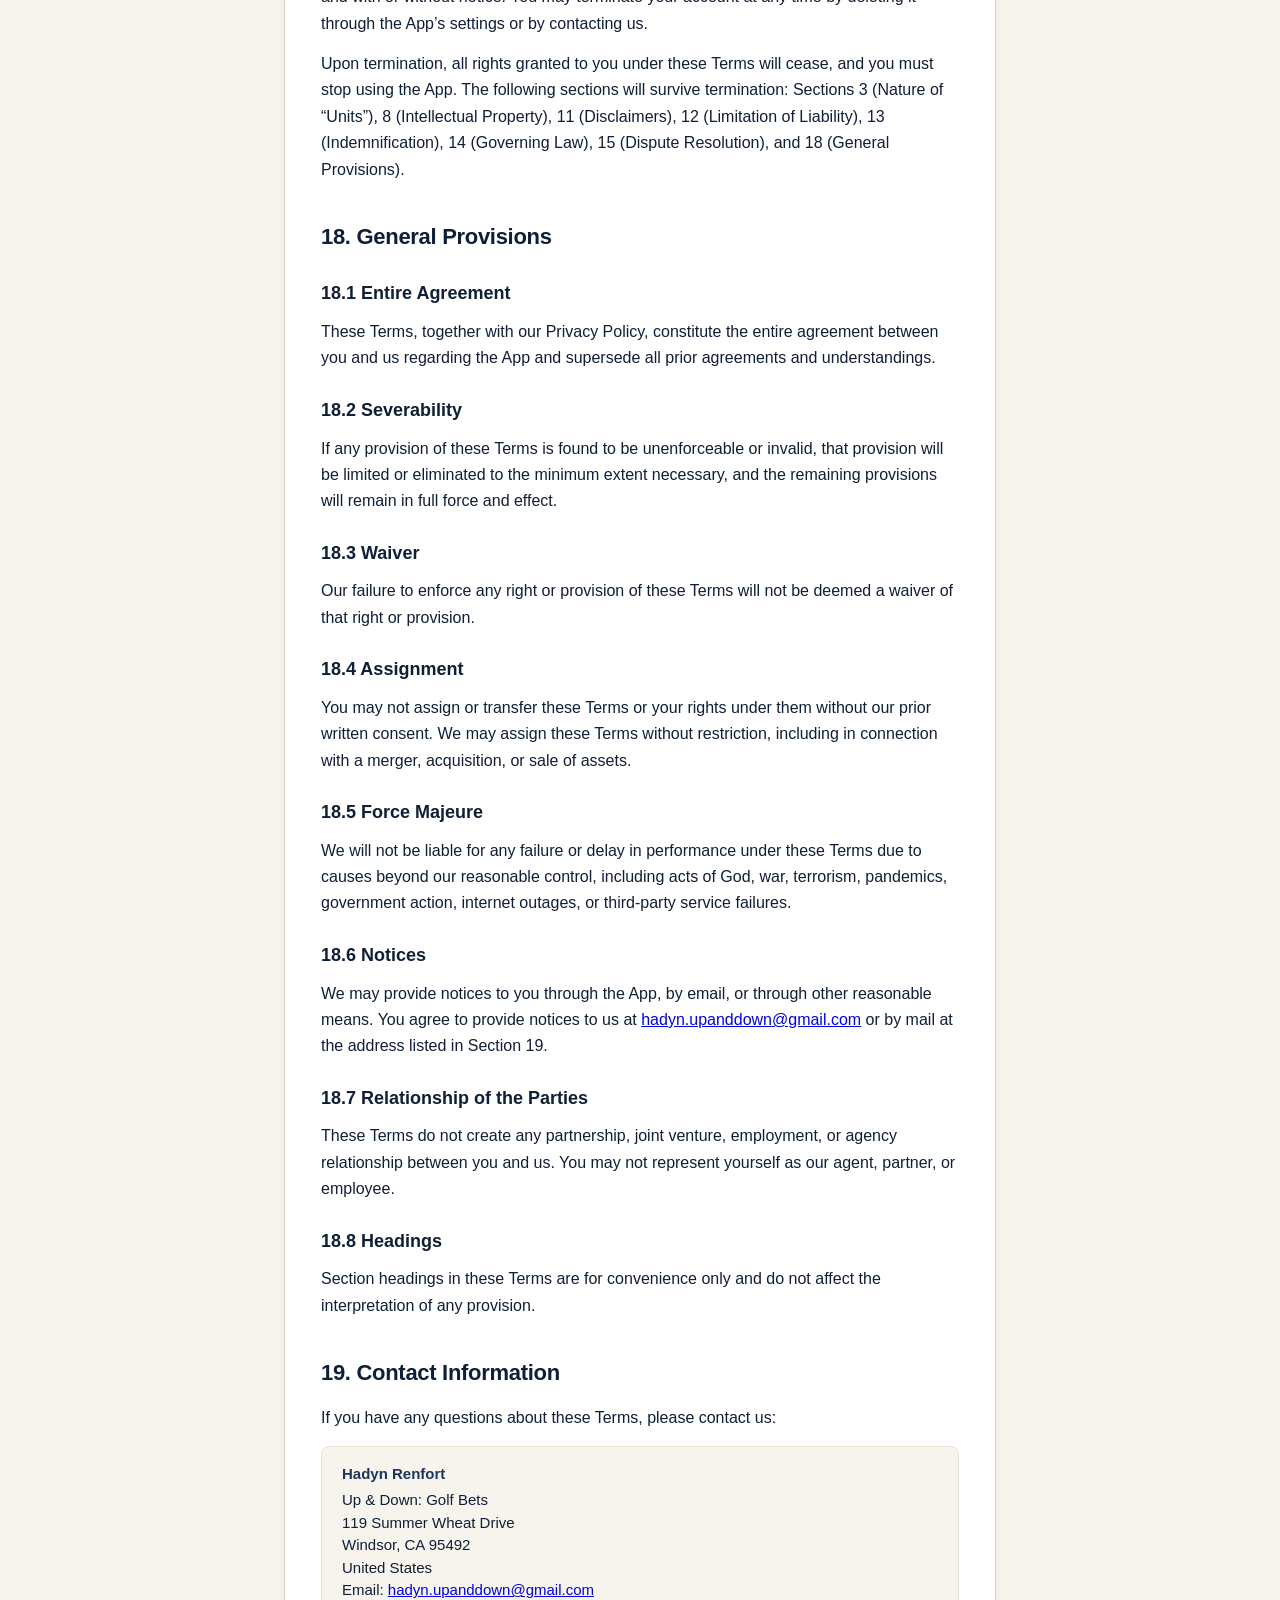
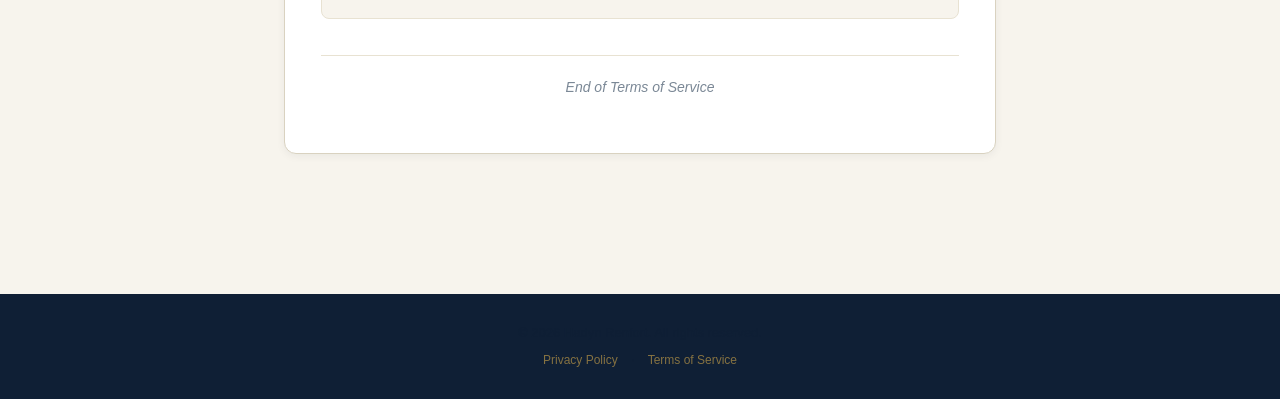
<file: terms/index.html>
<!DOCTYPE html>
<html lang="en">
<head>
  <meta charset="UTF-8" />
  <meta name="viewport" content="width=device-width, initial-scale=1.0" />
  <meta name="description" content="Terms of Service for Up & Down: Golf Bets — the agreement governing your use of the App." />
  <meta name="theme-color" content="#1A365D" />
  <title>Terms of Service &mdash; Up &amp; Down: Golf Bets</title>
  <link rel="stylesheet" href="/style.css" />
</head>
<body>

  <header class="site-header">
    <div class="site-header-inner">
      <a href="/" class="brand">UP &amp; DOWN <span class="brand-tag">Golf Bets</span></a>
      <nav class="site-nav">
        <a href="/">Home</a>
        <a href="/privacy">Privacy</a>
      </nav>
    </div>
  </header>

  <main>
    <article class="doc-card">

      <header class="doc-header">
        <div class="doc-eyebrow">Legal</div>
        <h1 class="doc-title">Terms of Service</h1>
        <p class="doc-subtitle">Up &amp; Down: Golf Bets</p>
        <div class="doc-meta">
          <span>Last updated: April 27, 2026</span>
          <span>Effective: April 27, 2026</span>
        </div>
      </header>

      <div class="notice">
        <strong>IMPORTANT NOTICE</strong>
        <p>
          PLEASE READ THESE TERMS CAREFULLY. BY USING UP &amp; DOWN: GOLF
          BETS, YOU AGREE TO BE BOUND BY THESE TERMS OF SERVICE. THESE
          TERMS INCLUDE A BINDING ARBITRATION CLAUSE AND CLASS ACTION
          WAIVER (SECTION 15) THAT AFFECT YOUR LEGAL RIGHTS. IF YOU DO
          NOT AGREE TO THESE TERMS, DO NOT USE THE APP.
        </p>
        <p>
          UP &amp; DOWN IS NOT A REAL-MONEY GAMBLING APPLICATION. THE APP
          DOES NOT PROCESS, TRANSFER, OR STORE REAL MONEY. THE APP IS
          INTENDED FOR ADULTS (18+) AS A SCORE-TRACKING TOOL FOR PRIVATE
          GOLF GAMES.
        </p>
      </div>

      <h1>1. Introduction</h1>

      <p>
        Welcome to Up &amp; Down: Golf Bets (&ldquo;Up &amp; Down&rdquo; or
        the &ldquo;App&rdquo;). These Terms of Service (&ldquo;Terms&rdquo;)
        govern your access to and use of the App and related services
        operated by Hadyn Renfort (&ldquo;we,&rdquo; &ldquo;our,&rdquo; or
        &ldquo;us&rdquo;).
      </p>

      <p>
        By creating an account, downloading the App, or otherwise accessing
        or using Up &amp; Down, you agree to be bound by these Terms and our
        Privacy Policy. If you do not agree, do not use the App.
      </p>

      <h1>2. Description of Service</h1>

      <p>
        Up &amp; Down is a mobile application designed to help groups of
        golfers track scores, manage gameplay, and record per-hole game
        outcomes during private golf rounds. The App provides:
      </p>

      <ul>
        <li>Tools for tracking scores during golf rounds, tournaments, and multi-day trips</li>
        <li>A randomization engine that assigns games and team configurations on a per-hole basis</li>
        <li>Score and outcome tracking for various golf-betting-style games</li>
        <li>Multi-player support, including read-only viewer access via share codes</li>
        <li>Settlement summaries that calculate net unit balances among players</li>
        <li>Historical records of past rounds, tournaments, and trips</li>
      </ul>

      <h1>3. The Nature of &ldquo;Units&rdquo;</h1>

      <div class="notice">
        <p>
          UP &amp; DOWN USES THE TERM &ldquo;UNITS&rdquo; TO REPRESENT
          ABSTRACT SCORING TOKENS WITHIN THE APP. UNITS HAVE NO MONETARY
          VALUE WITHIN THE APP. THE APP DOES NOT PROCESS, TRANSFER,
          ESCROW, OR HANDLE REAL MONEY OR ANYTHING OF MONETARY VALUE.
        </p>
      </div>

      <p>
        You and the other players in your group may, entirely outside the
        App and at your own discretion, choose to attribute a real-world
        value to units (for example, agreeing that one unit equals one
        dollar, one beer, or any other arrangement). Any such arrangement
        is a private agreement between you and the other players and has no
        connection to the App or its operators.
      </p>

      <p>
        We do not facilitate, encourage, sanction, or have any knowledge of
        any monetary or value-based arrangements you may make outside the
        App. We expressly disclaim any liability arising from such
        arrangements.
      </p>

      <p>
        You are solely responsible for ensuring that any private arrangements
        among players comply with the laws of your jurisdiction. We make no
        representation that private wagering among friends is legal in any
        particular jurisdiction.
      </p>

      <h1>4. Eligibility</h1>

      <p>To use Up &amp; Down, you must:</p>
      <ul>
        <li>Be at least 18 years of age</li>
        <li>Have the legal capacity to enter into a binding contract</li>
        <li>Not be prohibited from using the App under applicable laws</li>
        <li>Reside in a jurisdiction where use of the App is legal</li>
      </ul>

      <p>
        By using the App, you represent and warrant that you meet all of the
        above eligibility requirements. We reserve the right to terminate
        accounts that we reasonably believe do not meet these requirements.
      </p>

      <h1>5. Your Account</h1>

      <h2>5.1 Account Creation</h2>
      <p>
        To use most features of Up &amp; Down, you must create an account
        using Sign in with Apple. You agree to provide accurate and complete
        information during account creation and to keep your account
        information current.
      </p>

      <h2>5.2 Account Security</h2>
      <p>
        You are responsible for maintaining the security of your Apple
        Account credentials and for all activity that occurs under your
        account. You agree to notify us immediately of any unauthorized
        access to or use of your account.
      </p>

      <h2>5.3 One Account Per Person</h2>
      <p>
        You may not create or maintain more than one account, and you may
        not allow others to use your account or use another person&rsquo;s
        account without permission.
      </p>

      <h2>5.4 Account Termination</h2>
      <p>
        You may delete your account at any time through the App&rsquo;s
        settings or by contacting us at
        <a href="mailto:hadyn.upanddown@gmail.com">hadyn.upanddown@gmail.com</a>.
        We may suspend or terminate your account if we reasonably believe
        you have violated these Terms, engaged in fraudulent or illegal
        activity, or for any other reason at our discretion. Upon
        termination, your right to use the App ceases immediately.
      </p>

      <h1>6. Acceptable Use</h1>

      <p>You agree not to:</p>
      <ul>
        <li>Use the App for any illegal purpose or in violation of any local, state, national, or international law</li>
        <li>Use the App to facilitate gambling activities that are illegal in your jurisdiction</li>
        <li>Attempt to gain unauthorized access to the App, other users&rsquo; accounts, or our systems</li>
        <li>Reverse engineer, decompile, or disassemble the App</li>
        <li>Use automated scripts, bots, or other tools to access or interact with the App</li>
        <li>Interfere with the proper functioning of the App or its services</li>
        <li>Submit false, misleading, defamatory, harassing, or threatening content</li>
        <li>Use the App to harass, abuse, or harm other users</li>
        <li>Impersonate any person or entity, or misrepresent your identity</li>
        <li>Collect or scrape information about other users without their consent</li>
        <li>Submit content that infringes on the intellectual property rights of others</li>
      </ul>

      <h1>7. User Content</h1>

      <h2>7.1 Content You Provide</h2>
      <p>
        You may provide various types of content through the App, including
        player names, course information, round details, side bet
        descriptions, and other text content (&ldquo;User Content&rdquo;).
        You retain ownership of your User Content.
      </p>

      <h2>7.2 License Grant</h2>
      <p>
        By submitting User Content to the App, you grant us a worldwide,
        non-exclusive, royalty-free, sublicensable license to use, reproduce,
        modify, display, and distribute your User Content solely for the
        purposes of operating, providing, and improving the App.
      </p>

      <h2>7.3 Responsibility for User Content</h2>
      <p>You are solely responsible for your User Content. You represent and warrant that:</p>
      <ul>
        <li>You have all necessary rights to submit the User Content</li>
        <li>Your User Content does not violate the intellectual property rights, privacy rights, or other rights of any third party</li>
        <li>Your User Content does not contain unlawful, defamatory, obscene, or harmful material</li>
      </ul>

      <h2>7.4 Content in Shared Rounds</h2>
      <p>
        When you participate in a multi-player round, tournament, or trip,
        your User Content (such as your display name and gameplay choices)
        may be visible to other participants. You acknowledge that you have
        no expectation of privacy with respect to information you choose to
        share in this manner.
      </p>

      <h1>8. Intellectual Property</h1>

      <h2>8.1 Our Intellectual Property</h2>
      <p>
        The App, including its design, features, code, content, trademarks,
        logos, and underlying technology, is owned by Hadyn Renfort and is
        protected by copyright, trademark, and other intellectual property
        laws. We grant you a limited, non-exclusive, non-transferable,
        revocable license to use the App solely for your personal,
        non-commercial use, subject to these Terms.
      </p>

      <h2>8.2 Restrictions</h2>
      <p>You may not:</p>
      <ul>
        <li>Copy, modify, or create derivative works of the App</li>
        <li>Reverse engineer, decompile, or disassemble the App</li>
        <li>Remove or alter any copyright, trademark, or other proprietary notices</li>
        <li>Use the App&rsquo;s name, logos, or trademarks without our prior written permission</li>
        <li>Sell, sublicense, rent, lease, or otherwise transfer your access to the App</li>
      </ul>

      <h2>8.3 Feedback</h2>
      <p>
        If you provide us with feedback, suggestions, or ideas about the App
        (&ldquo;Feedback&rdquo;), you grant us an unrestricted, perpetual,
        irrevocable, royalty-free license to use such Feedback for any
        purpose without compensation to you.
      </p>

      <h1>9. Third-Party Services</h1>

      <p>
        The App integrates with or links to third-party services, including
        Apple (for Sign in with Apple, App Store, and push notifications),
        Supabase (for backend infrastructure), and Google (for course search
        via Google Places API). Your use of these third-party services is
        governed by their respective terms and privacy policies. We are not
        responsible for the practices, content, or services of these third
        parties.
      </p>

      <h1>10. App Store Terms</h1>

      <p>
        You acknowledge that these Terms are concluded between you and Hadyn
        Renfort, and not with Apple, Inc. Apple is not responsible for the
        App or its content. The following provisions apply to your use of
        the App on Apple devices:
      </p>

      <h2>10.1 Scope of License</h2>
      <p>
        Apple grants you a limited, non-transferable license to use the App
        on Apple-branded products that you own or control, in accordance
        with the Usage Rules set forth in the App Store Terms of Service.
      </p>

      <h2>10.2 Maintenance and Support</h2>
      <p>
        We are solely responsible for providing any maintenance and support
        services for the App. Apple has no obligation to furnish maintenance
        or support services in connection with the App.
      </p>

      <h2>10.3 Warranty</h2>
      <p>
        In the event of any failure of the App to conform to any applicable
        warranty, you may notify Apple, and Apple will refund the purchase
        price for the App (if any). To the maximum extent permitted by
        applicable law, Apple has no other warranty obligation with respect
        to the App.
      </p>

      <h2>10.4 Product Claims</h2>
      <p>
        We, not Apple, are responsible for addressing any claims you or any
        third party have relating to the App, including but not limited to:
        (i) product liability claims; (ii) any claim that the App fails to
        conform to any applicable legal or regulatory requirement; and (iii)
        claims arising under consumer protection, privacy, or similar
        legislation.
      </p>

      <h2>10.5 Intellectual Property Rights</h2>
      <p>
        You and we acknowledge that, in the event of any third-party claim
        that the App or your possession and use of the App infringes that
        third party&rsquo;s intellectual property rights, we (and not Apple)
        will be solely responsible for the investigation, defense,
        settlement, and discharge of any such intellectual property
        infringement claim.
      </p>

      <h2>10.6 Legal Compliance</h2>
      <p>
        You represent and warrant that: (i) you are not located in a country
        that is subject to a U.S. Government embargo, or that has been
        designated by the U.S. Government as a &ldquo;terrorist
        supporting&rdquo; country; and (ii) you are not listed on any U.S.
        Government list of prohibited or restricted parties.
      </p>

      <h2>10.7 Third-Party Beneficiary</h2>
      <p>
        You acknowledge that Apple and Apple&rsquo;s subsidiaries are
        third-party beneficiaries of these Terms, and Apple has the right
        (and will be deemed to have accepted the right) to enforce these
        Terms against you as a third-party beneficiary.
      </p>

      <h1>11. Disclaimers</h1>

      <div class="notice">
        <p>
          THE APP IS PROVIDED &ldquo;AS IS&rdquo; AND &ldquo;AS
          AVAILABLE&rdquo; WITHOUT WARRANTIES OF ANY KIND, EITHER EXPRESS
          OR IMPLIED. TO THE FULLEST EXTENT PERMITTED BY LAW, WE DISCLAIM
          ALL WARRANTIES, INCLUDING BUT NOT LIMITED TO IMPLIED WARRANTIES
          OF MERCHANTABILITY, FITNESS FOR A PARTICULAR PURPOSE, AND
          NON-INFRINGEMENT.
        </p>
      </div>

      <p>Without limiting the foregoing, we do not warrant that:</p>
      <ul>
        <li>The App will meet your requirements or expectations</li>
        <li>The App will be uninterrupted, timely, secure, or error-free</li>
        <li>The information provided through the App will be accurate or reliable</li>
        <li>Any errors or defects will be corrected</li>
        <li>The App will be available in your jurisdiction</li>
      </ul>

      <p>
        You use the App at your own risk. You are solely responsible for any
        decisions made or actions taken based on information from the App,
        including but not limited to any private wagering arrangements among
        players.
      </p>

      <h1>12. Limitation of Liability</h1>

      <div class="notice">
        <p>
          TO THE FULLEST EXTENT PERMITTED BY LAW, IN NO EVENT WILL HADYN
          RENFORT, ITS AFFILIATES, OR ITS SERVICE PROVIDERS BE LIABLE FOR
          ANY INDIRECT, INCIDENTAL, SPECIAL, CONSEQUENTIAL, EXEMPLARY, OR
          PUNITIVE DAMAGES, INCLUDING WITHOUT LIMITATION DAMAGES FOR LOSS
          OF PROFITS, GOODWILL, DATA, OR OTHER INTANGIBLE LOSSES, ARISING
          OUT OF OR RELATING TO YOUR USE OF (OR INABILITY TO USE) THE APP,
          EVEN IF WE HAVE BEEN ADVISED OF THE POSSIBILITY OF SUCH DAMAGES.
        </p>
        <p>
          OUR TOTAL CUMULATIVE LIABILITY TO YOU FOR ALL CLAIMS ARISING FROM
          OR RELATING TO THE APP WILL NOT EXCEED THE GREATER OF (A) THE
          AMOUNT YOU PAID US IN THE TWELVE MONTHS PRECEDING THE CLAIM, OR
          (B) ONE HUNDRED U.S. DOLLARS ($100).
        </p>
      </div>

      <p>
        Some jurisdictions do not allow the exclusion or limitation of
        certain damages. In such jurisdictions, our liability is limited to
        the greatest extent permitted by law.
      </p>

      <p>
        You expressly acknowledge that we are not responsible for, and
        disclaim all liability with respect to, any private wagering or
        settlement arrangements among players. The App is a tracking tool
        only.
      </p>

      <h1>13. Indemnification</h1>

      <p>
        You agree to indemnify, defend, and hold harmless Hadyn Renfort, our
        affiliates, and our service providers from and against any and all
        claims, liabilities, damages, losses, costs, and expenses (including
        reasonable attorneys&rsquo; fees) arising out of or relating to:
      </p>

      <ul>
        <li>Your use of the App</li>
        <li>Your violation of these Terms</li>
        <li>Your violation of any rights of another party</li>
        <li>Your User Content</li>
        <li>Any private wagering or settlement arrangements among players</li>
      </ul>

      <h1>14. Governing Law</h1>

      <p>
        These Terms and any disputes arising from or relating to these Terms
        or the App will be governed by the laws of the State of California,
        without regard to its conflict of law principles. The United Nations
        Convention on Contracts for the International Sale of Goods does not
        apply.
      </p>

      <h1>15. Dispute Resolution and Binding Arbitration</h1>

      <div class="notice">
        <p>
          THIS SECTION REQUIRES YOU AND HADYN RENFORT TO RESOLVE DISPUTES
          THROUGH BINDING INDIVIDUAL ARBITRATION RATHER THAN IN COURT.
          PLEASE READ CAREFULLY.
        </p>
      </div>

      <h2>15.1 Informal Resolution</h2>
      <p>
        Before filing a claim, you agree to first contact us at
        <a href="mailto:hadyn.upanddown@gmail.com">hadyn.upanddown@gmail.com</a>
        and attempt to resolve the dispute informally. We will attempt to
        resolve the dispute informally by contacting you within 60 days. If
        we cannot resolve the dispute informally within 60 days, you or we
        may pursue formal arbitration as set forth below.
      </p>

      <h2>15.2 Binding Arbitration</h2>
      <p>
        Any dispute, controversy, or claim arising out of or relating to
        these Terms or the App that cannot be resolved informally will be
        resolved through binding arbitration administered by the American
        Arbitration Association (&ldquo;AAA&rdquo;) under its Consumer
        Arbitration Rules. The arbitration will be conducted in English and
        will take place in California, or at another location agreed upon by
        the parties, or by telephone or video conference where permitted.
      </p>
      <p>
        The arbitrator&rsquo;s decision will be final and binding. Judgment
        on the arbitrator&rsquo;s award may be entered in any court of
        competent jurisdiction.
      </p>

      <h2>15.3 Class Action Waiver</h2>
      <div class="notice">
        <p>
          YOU AND HADYN RENFORT AGREE THAT EACH MAY BRING CLAIMS AGAINST
          THE OTHER ONLY IN AN INDIVIDUAL CAPACITY AND NOT AS A PLAINTIFF
          OR CLASS MEMBER IN ANY PURPORTED CLASS, COLLECTIVE, OR
          REPRESENTATIVE ACTION. THE ARBITRATOR MAY NOT CONSOLIDATE MORE
          THAN ONE PERSON&rsquo;S CLAIMS, AND MAY NOT OTHERWISE PRESIDE
          OVER ANY FORM OF A REPRESENTATIVE OR CLASS PROCEEDING.
        </p>
      </div>

      <h2>15.4 Exceptions</h2>
      <p>
        This Section 15 does not require arbitration of the following types
        of claims:
      </p>
      <ul>
        <li>Claims for injunctive or equitable relief regarding intellectual property rights</li>
        <li>Small claims court actions, provided the action remains in small claims court and is not removed or appealed</li>
      </ul>

      <h2>15.5 Opt-Out Right</h2>
      <p>
        You may opt out of this arbitration agreement by sending written
        notice to us at
        <a href="mailto:hadyn.upanddown@gmail.com">hadyn.upanddown@gmail.com</a>
        within 30 days of first accepting these Terms. Your notice must
        include your name, address, and a clear statement that you wish to
        opt out of arbitration. If you opt out, you will not be bound by
        Section 15, but you will still be bound by all other provisions of
        these Terms.
      </p>

      <h2>15.6 Survival</h2>
      <p>
        This arbitration provision survives the termination of these Terms
        or your account.
      </p>

      <h1>16. Changes to These Terms</h1>

      <p>
        We may update these Terms from time to time. When we make material
        changes, we will notify you through the App or by email at least 30
        days before the changes take effect. The &ldquo;Last updated&rdquo;
        date at the top of these Terms reflects the most recent version.
      </p>

      <p>
        Your continued use of the App after the effective date of any
        changes constitutes your acceptance of the updated Terms. If you do
        not agree to the updated Terms, you must stop using the App and may
        delete your account.
      </p>

      <h1>17. Termination</h1>

      <p>
        We may terminate or suspend your access to the App at any time, with
        or without cause and with or without notice. You may terminate your
        account at any time by deleting it through the App&rsquo;s settings
        or by contacting us.
      </p>

      <p>
        Upon termination, all rights granted to you under these Terms will
        cease, and you must stop using the App. The following sections will
        survive termination: Sections 3 (Nature of &ldquo;Units&rdquo;),
        8 (Intellectual Property), 11 (Disclaimers), 12 (Limitation of
        Liability), 13 (Indemnification), 14 (Governing Law), 15 (Dispute
        Resolution), and 18 (General Provisions).
      </p>

      <h1>18. General Provisions</h1>

      <h2>18.1 Entire Agreement</h2>
      <p>
        These Terms, together with our Privacy Policy, constitute the entire
        agreement between you and us regarding the App and supersede all
        prior agreements and understandings.
      </p>

      <h2>18.2 Severability</h2>
      <p>
        If any provision of these Terms is found to be unenforceable or
        invalid, that provision will be limited or eliminated to the minimum
        extent necessary, and the remaining provisions will remain in full
        force and effect.
      </p>

      <h2>18.3 Waiver</h2>
      <p>
        Our failure to enforce any right or provision of these Terms will
        not be deemed a waiver of that right or provision.
      </p>

      <h2>18.4 Assignment</h2>
      <p>
        You may not assign or transfer these Terms or your rights under them
        without our prior written consent. We may assign these Terms without
        restriction, including in connection with a merger, acquisition, or
        sale of assets.
      </p>

      <h2>18.5 Force Majeure</h2>
      <p>
        We will not be liable for any failure or delay in performance under
        these Terms due to causes beyond our reasonable control, including
        acts of God, war, terrorism, pandemics, government action, internet
        outages, or third-party service failures.
      </p>

      <h2>18.6 Notices</h2>
      <p>
        We may provide notices to you through the App, by email, or through
        other reasonable means. You agree to provide notices to us at
        <a href="mailto:hadyn.upanddown@gmail.com">hadyn.upanddown@gmail.com</a>
        or by mail at the address listed in Section 19.
      </p>

      <h2>18.7 Relationship of the Parties</h2>
      <p>
        These Terms do not create any partnership, joint venture, employment,
        or agency relationship between you and us. You may not represent
        yourself as our agent, partner, or employee.
      </p>

      <h2>18.8 Headings</h2>
      <p>
        Section headings in these Terms are for convenience only and do not
        affect the interpretation of any provision.
      </p>

      <h1>19. Contact Information</h1>

      <p>If you have any questions about these Terms, please contact us:</p>

      <div class="address">
        <strong>Hadyn Renfort</strong>
        Up &amp; Down: Golf Bets<br />
        119 Summer Wheat Drive<br />
        Windsor, CA 95492<br />
        United States<br />
        Email: <a href="mailto:hadyn.upanddown@gmail.com">hadyn.upanddown@gmail.com</a>
      </div>

      <p class="doc-footer">End of Terms of Service</p>

    </article>
  </main>

  <footer class="site-footer">
    <div class="site-footer-inner">
      <p>&copy; 2026 Hadyn Renfort. All rights reserved.</p>
      <p>
        <a href="/privacy">Privacy Policy</a>
        &middot;
        <a href="/terms">Terms of Service</a>
      </p>
    </div>
  </footer>

</body>
</html>
</file>
<file: style.css>
/* Up & Down — shared styles for legal docs and landing page */

:root {
  --royal: #1A365D;
  --royal-darker: #0F1F35;
  --gold: #D4A94A;
  --gold-text: #8C6E1F;
  --cream: #F5F1E8;
  --bg: #F7F4ED;
  --surface: #FFFFFF;
  --text: #0F1F35;
  --text-secondary: #5A6B7E;
  --text-tertiary: #7B8896;
  --border: #D9D2C0;
  --divider: #E8E2D2;
  --shadow-card: 0 2px 8px rgba(15, 31, 53, 0.06);
}

* {
  box-sizing: border-box;
  margin: 0;
  padding: 0;
}

html {
  -webkit-text-size-adjust: 100%;
  scroll-behavior: smooth;
}

body {
  font-family: -apple-system, BlinkMacSystemFont, "Segoe UI", Roboto, Oxygen,
    Ubuntu, Cantarell, "Helvetica Neue", sans-serif;
  font-size: 16px;
  line-height: 1.65;
  color: var(--text);
  background: var(--bg);
  min-height: 100vh;
  -webkit-font-smoothing: antialiased;
  -moz-osx-font-smoothing: grayscale;
}

/* ---------- Site header (top bar) ---------- */

.site-header {
  background: var(--royal);
  border-bottom: 3px solid var(--gold);
  padding: 18px 24px;
}

.site-header-inner {
  max-width: 760px;
  margin: 0 auto;
  display: flex;
  align-items: center;
  justify-content: space-between;
  gap: 16px;
  flex-wrap: wrap;
}

.brand {
  color: #FFFFFF;
  font-weight: 700;
  font-size: 18px;
  letter-spacing: 0.3px;
  text-decoration: none;
}

.brand-tag {
  color: var(--gold);
  font-weight: 400;
  font-size: 13px;
  letter-spacing: 0.4px;
  text-transform: uppercase;
}

.site-nav {
  display: flex;
  gap: 18px;
  align-items: center;
}

.site-nav a {
  color: var(--cream);
  text-decoration: none;
  font-size: 14px;
  font-weight: 500;
  opacity: 0.9;
  transition: opacity 0.15s ease;
}

.site-nav a:hover {
  opacity: 1;
  color: #FFFFFF;
}

/* ---------- Main content layout ---------- */

main {
  max-width: 760px;
  margin: 0 auto;
  padding: 40px 24px 80px 24px;
}

.doc-card {
  background: var(--surface);
  border: 1px solid var(--border);
  border-radius: 12px;
  padding: 40px 36px;
  box-shadow: var(--shadow-card);
}

@media (max-width: 600px) {
  .doc-card {
    padding: 28px 20px;
    border-radius: 10px;
  }
}

/* ---------- Document header (title block at top of policy) ---------- */

.doc-header {
  margin-bottom: 28px;
  padding-bottom: 20px;
  border-bottom: 1px solid var(--divider);
}

.doc-eyebrow {
  font-size: 12px;
  font-weight: 600;
  letter-spacing: 1.2px;
  text-transform: uppercase;
  color: var(--gold-text);
  margin-bottom: 8px;
}

.doc-title {
  font-size: 30px;
  font-weight: 700;
  color: var(--text);
  margin-bottom: 6px;
  letter-spacing: -0.5px;
}

.doc-subtitle {
  font-size: 16px;
  color: var(--text-secondary);
  font-style: italic;
  margin-bottom: 14px;
}

.doc-meta {
  display: flex;
  gap: 16px;
  flex-wrap: wrap;
  font-size: 13px;
  color: var(--text-tertiary);
}

.doc-meta span {
  display: inline-flex;
  align-items: center;
  gap: 6px;
}

@media (max-width: 600px) {
  .doc-title {
    font-size: 24px;
  }
}

/* ---------- Headings within the doc ---------- */

h1 {
  font-size: 22px;
  font-weight: 700;
  color: var(--text);
  margin-top: 36px;
  margin-bottom: 14px;
  letter-spacing: -0.3px;
}

h2 {
  font-size: 18px;
  font-weight: 600;
  color: var(--text);
  margin-top: 24px;
  margin-bottom: 10px;
}

h3 {
  font-size: 16px;
  font-weight: 600;
  color: var(--text);
  margin-top: 18px;
  margin-bottom: 8px;
}

h1:first-child,
h2:first-child,
h3:first-child {
  margin-top: 0;
}

/* ---------- Body text ---------- */

p {
  margin-bottom: 14px;
  color: var(--text);
}

p + p {
  margin-top: 0;
}

ul {
  margin: 0 0 16px 0;
  padding-left: 22px;
}

li {
  margin-bottom: 6px;
  color: var(--text);
}

li::marker {
  color: var(--text-tertiary);
}

strong {
  font-weight: 600;
}

em {
  font-style: italic;
  color: var(--text-secondary);
}

/* ---------- Special emphasis blocks (the all-caps notices) ---------- */

.notice {
  background: var(--cream);
  border-left: 4px solid var(--gold);
  padding: 16px 20px;
  margin: 20px 0;
  border-radius: 6px;
  font-size: 14.5px;
  line-height: 1.55;
}

.notice strong {
  display: block;
  margin-bottom: 6px;
}

.notice p {
  margin-bottom: 8px;
}

.notice p:last-child {
  margin-bottom: 0;
}

/* ---------- Address block ---------- */

.address {
  background: var(--bg);
  border: 1px solid var(--divider);
  border-radius: 8px;
  padding: 16px 20px;
  margin: 14px 0;
  font-size: 15px;
  line-height: 1.5;
}

.address strong {
  font-size: 15px;
  display: block;
  margin-bottom: 4px;
  color: var(--royal);
}

/* ---------- Document footer ---------- */

.doc-footer {
  margin-top: 36px;
  padding-top: 20px;
  border-top: 1px solid var(--divider);
  text-align: center;
  font-size: 14px;
  color: var(--text-tertiary);
  font-style: italic;
}

/* ---------- Site footer ---------- */

.site-footer {
  background: var(--royal-darker);
  color: var(--cream);
  padding: 28px 24px;
  margin-top: 60px;
  text-align: center;
  font-size: 13px;
}

.site-footer-inner {
  max-width: 760px;
  margin: 0 auto;
}

.site-footer a {
  color: var(--gold);
  text-decoration: none;
  margin: 0 10px;
}

.site-footer a:hover {
  text-decoration: underline;
}

.site-footer p {
  margin-bottom: 8px;
  opacity: 0.85;
}

.site-footer p:last-child {
  margin-bottom: 0;
  font-size: 12px;
  opacity: 0.6;
}

/* ---------- Landing page specific ---------- */

.hero {
  text-align: center;
  padding: 60px 24px 40px;
  max-width: 760px;
  margin: 0 auto;
}

.hero-eyebrow {
  font-size: 12px;
  font-weight: 600;
  letter-spacing: 2px;
  text-transform: uppercase;
  color: var(--gold-text);
  margin-bottom: 14px;
}

.hero-title {
  font-size: 44px;
  font-weight: 700;
  color: var(--text);
  letter-spacing: -1px;
  margin-bottom: 12px;
}

.hero-subtitle {
  font-size: 19px;
  color: var(--text-secondary);
  margin-bottom: 28px;
}

.hero-tagline {
  display: inline-block;
  background: var(--royal);
  color: #FFFFFF;
  padding: 10px 20px;
  border-radius: 999px;
  font-size: 14px;
  font-weight: 500;
  letter-spacing: 0.3px;
  margin-bottom: 36px;
}

.coming-soon-card {
  max-width: 540px;
  margin: 0 auto;
  background: var(--surface);
  border: 1px solid var(--border);
  border-radius: 12px;
  padding: 32px 28px;
  box-shadow: var(--shadow-card);
}

.coming-soon-card h2 {
  font-size: 18px;
  margin-top: 0;
  margin-bottom: 10px;
}

.coming-soon-card p {
  color: var(--text-secondary);
  font-size: 15px;
  margin-bottom: 18px;
}

.legal-links {
  display: flex;
  gap: 12px;
  justify-content: center;
  flex-wrap: wrap;
  margin-top: 6px;
}

.legal-links a {
  display: inline-block;
  padding: 10px 20px;
  background: var(--bg);
  border: 1px solid var(--border);
  border-radius: 8px;
  color: var(--royal);
  text-decoration: none;
  font-weight: 500;
  font-size: 14px;
  transition: all 0.15s ease;
}

.legal-links a:hover {
  background: var(--cream);
  border-color: var(--gold);
}

@media (max-width: 600px) {
  .hero-title {
    font-size: 32px;
  }
  .hero-subtitle {
    font-size: 16px;
  }
}
</file>
